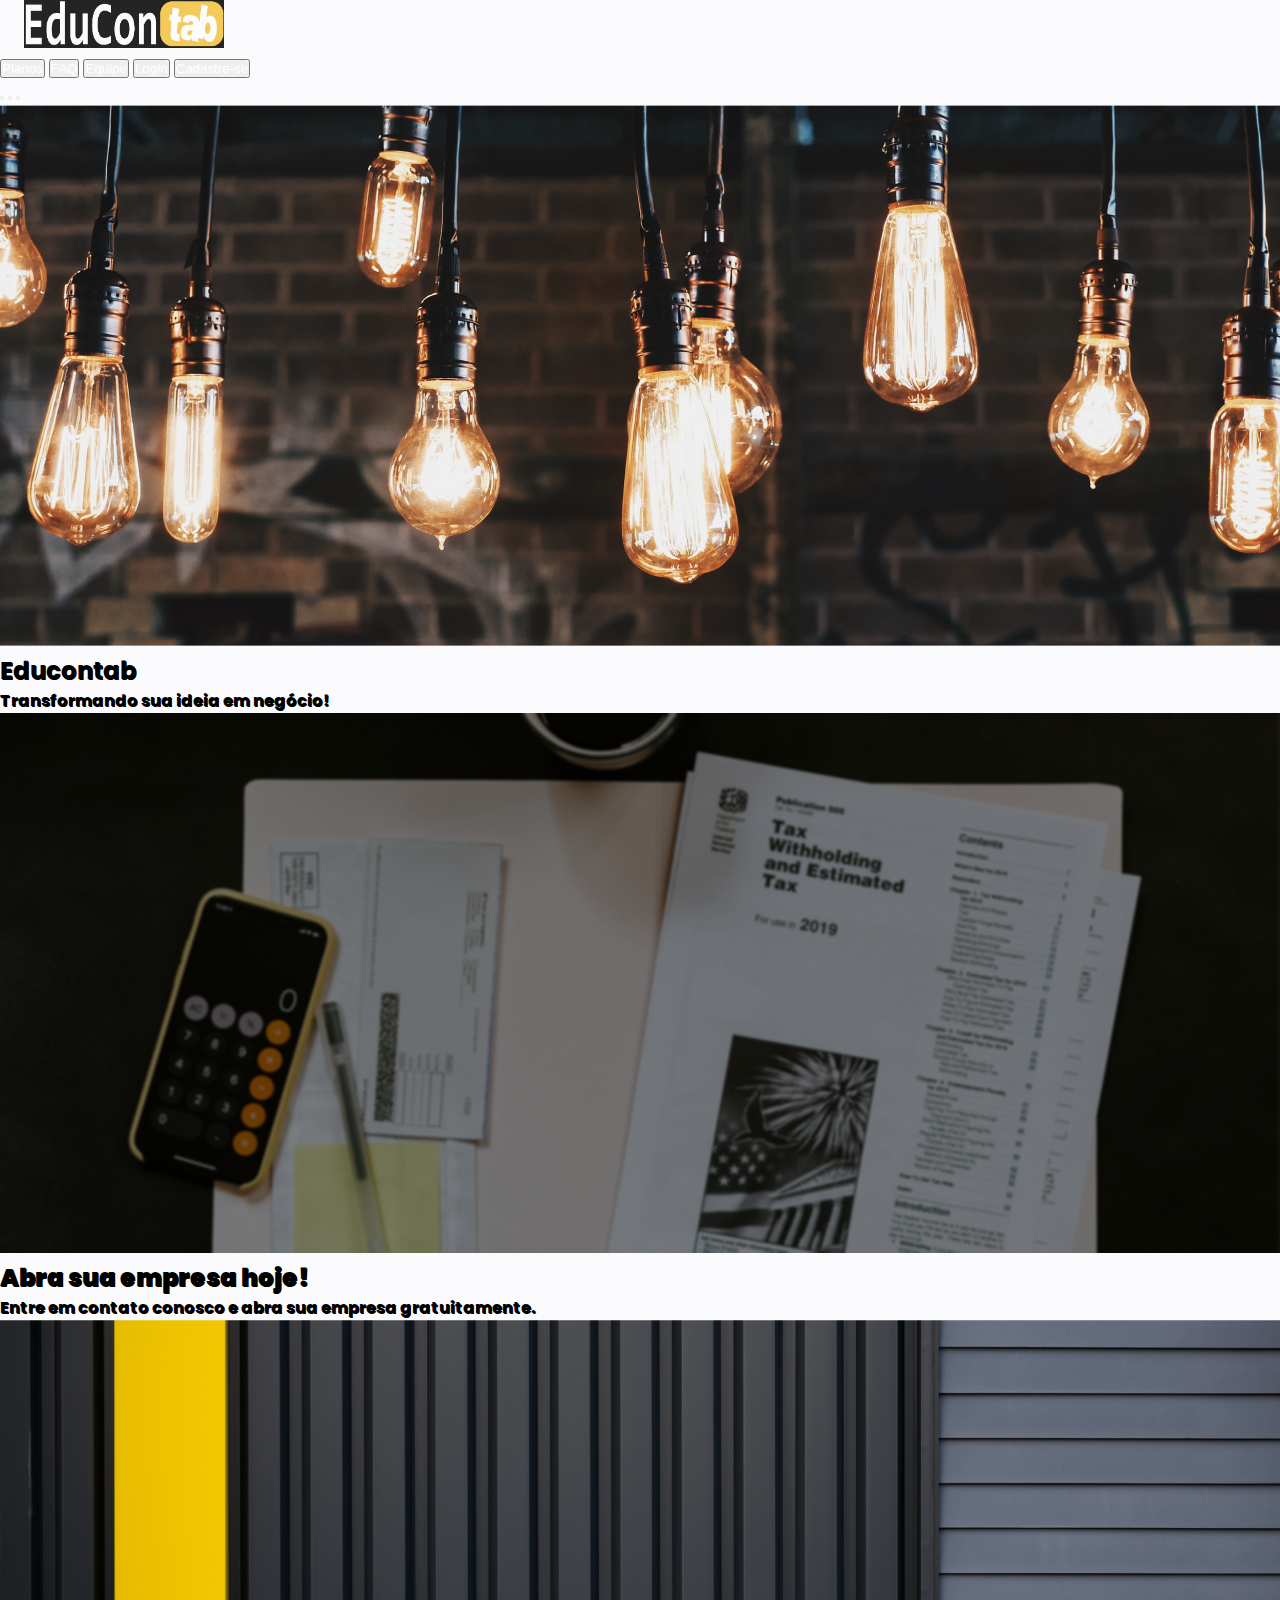
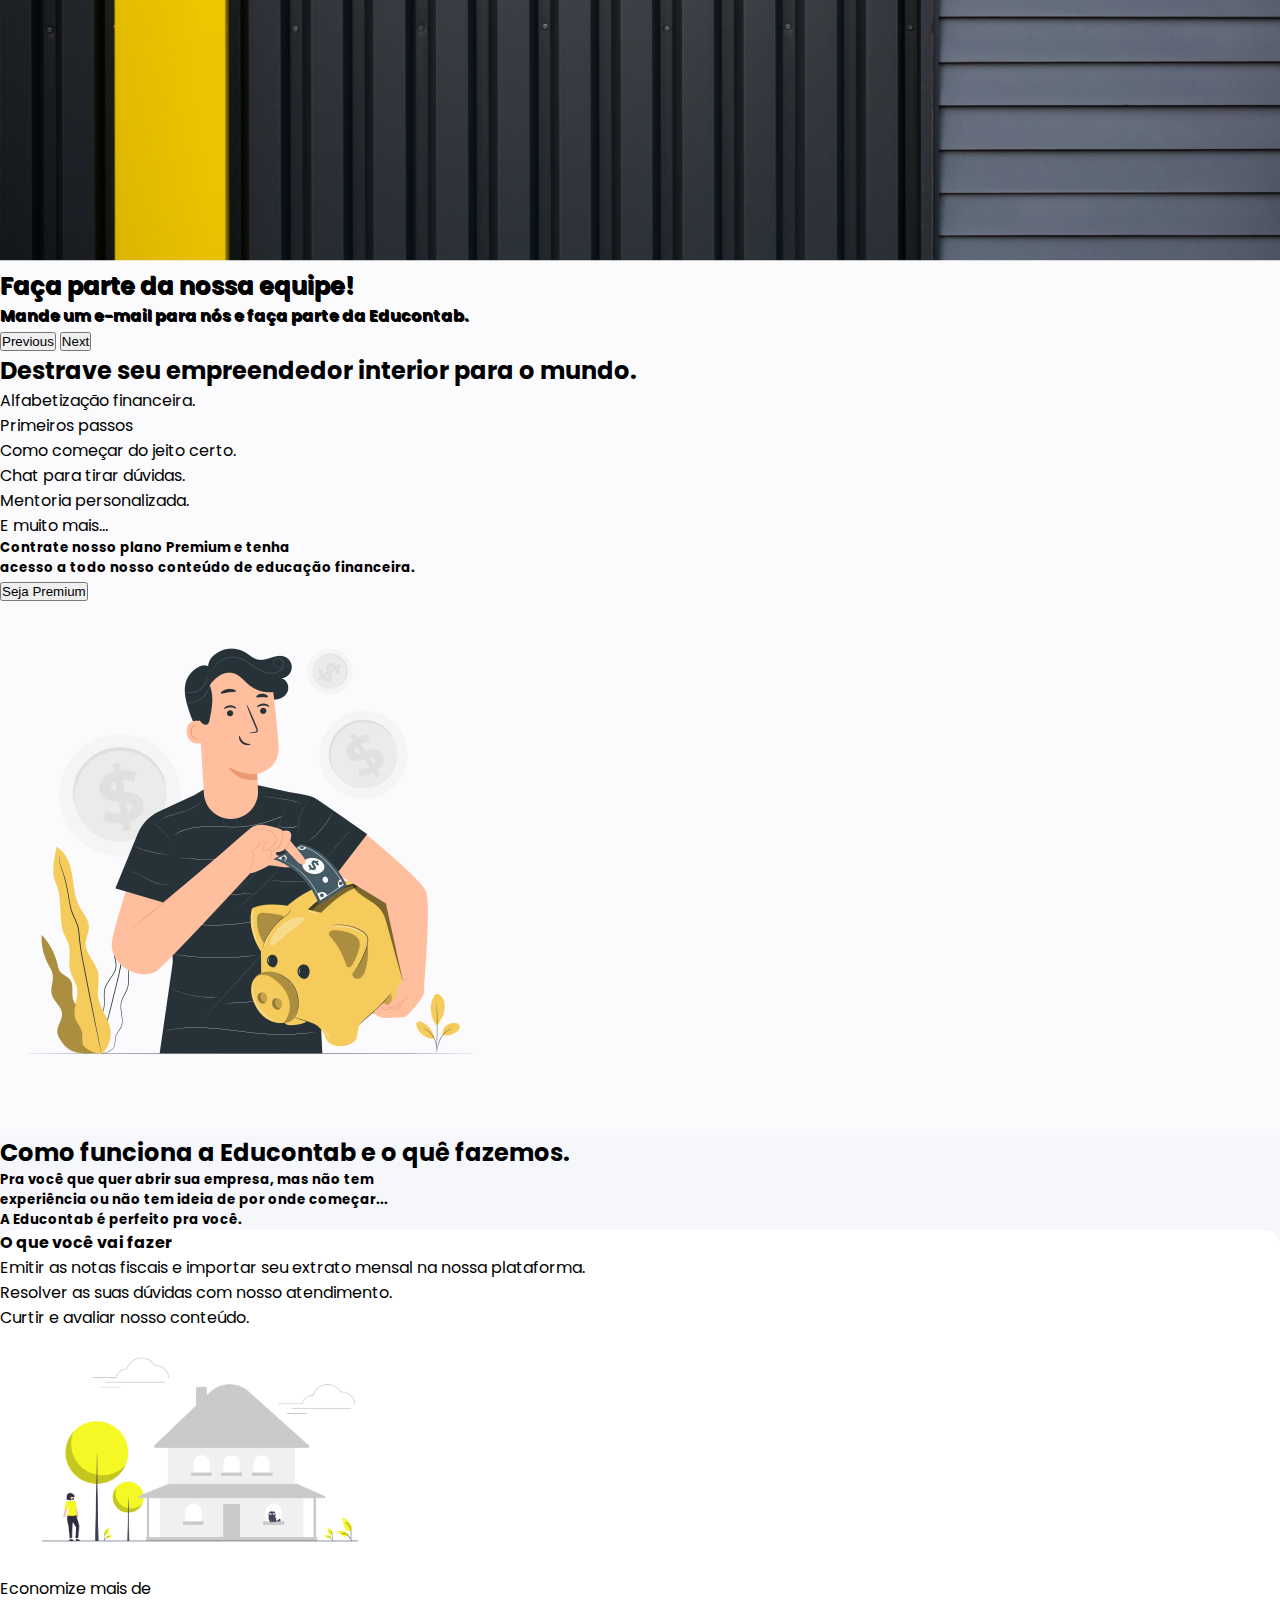
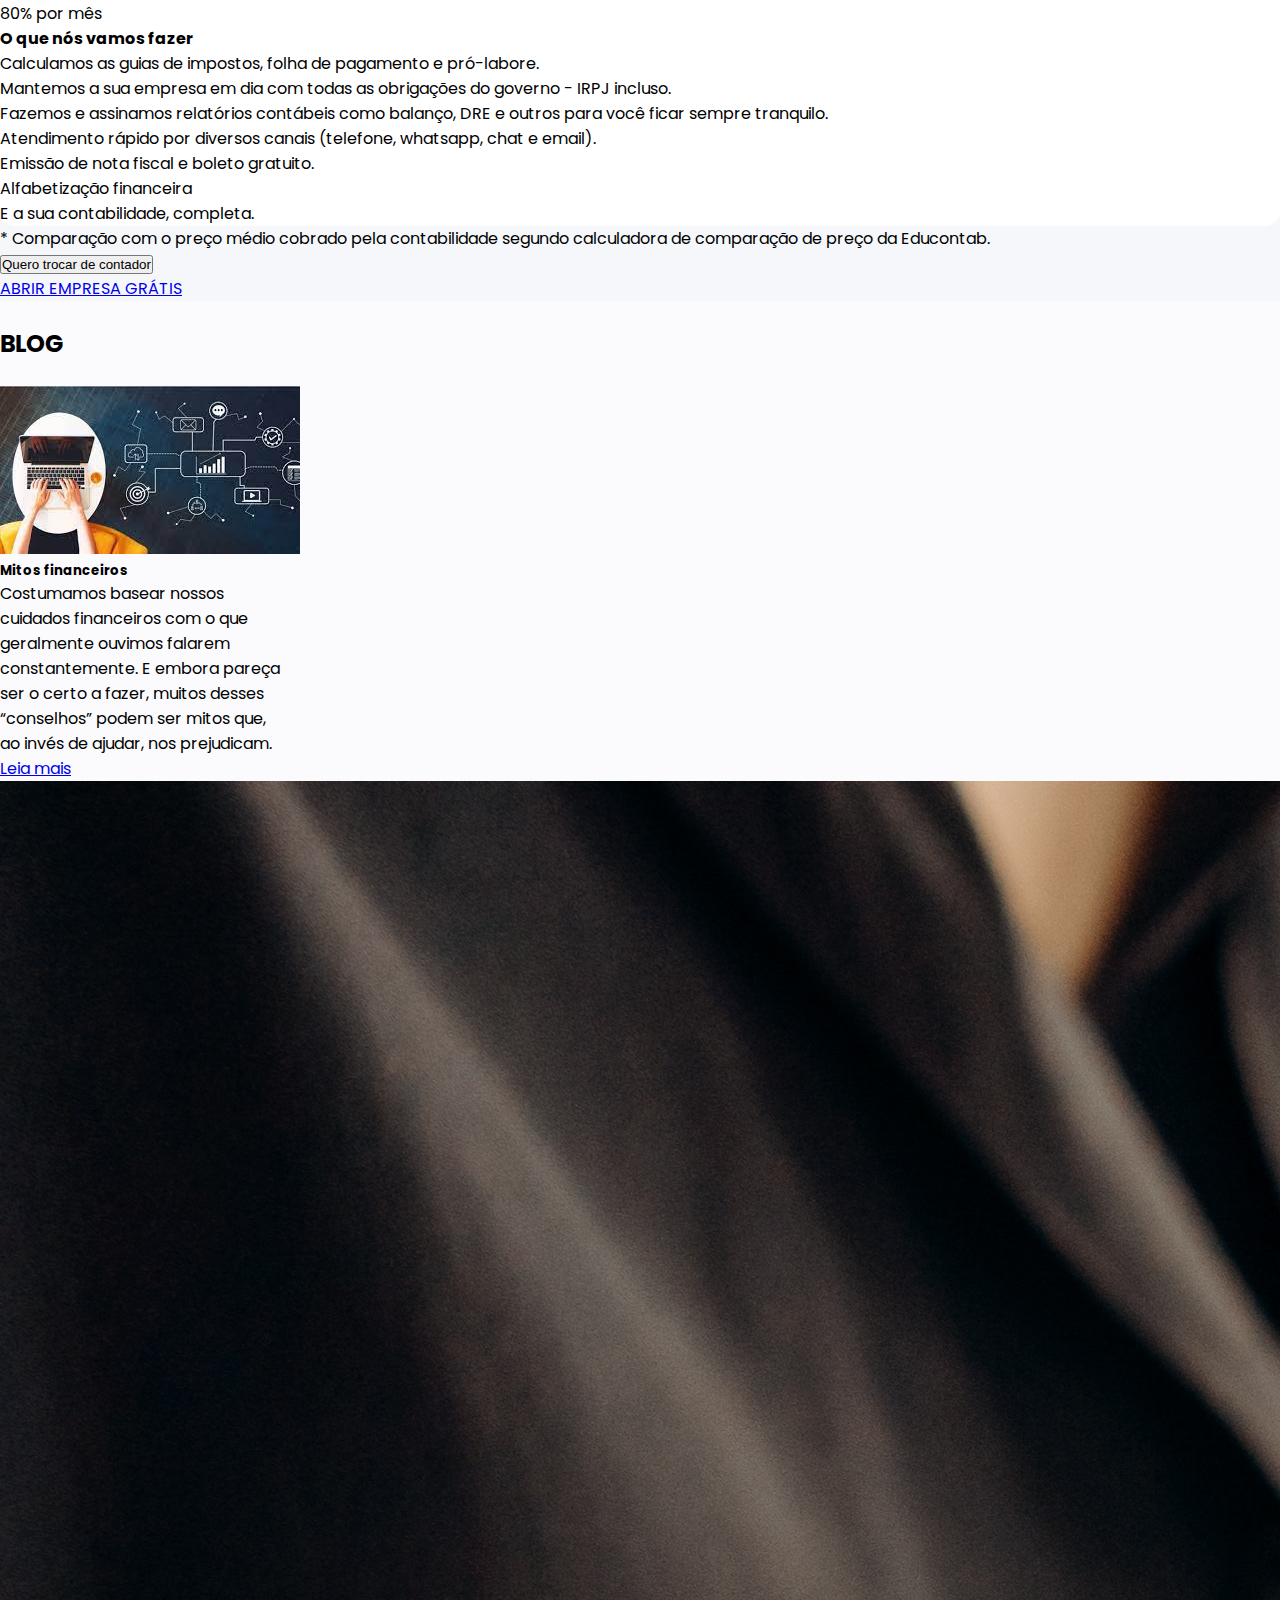
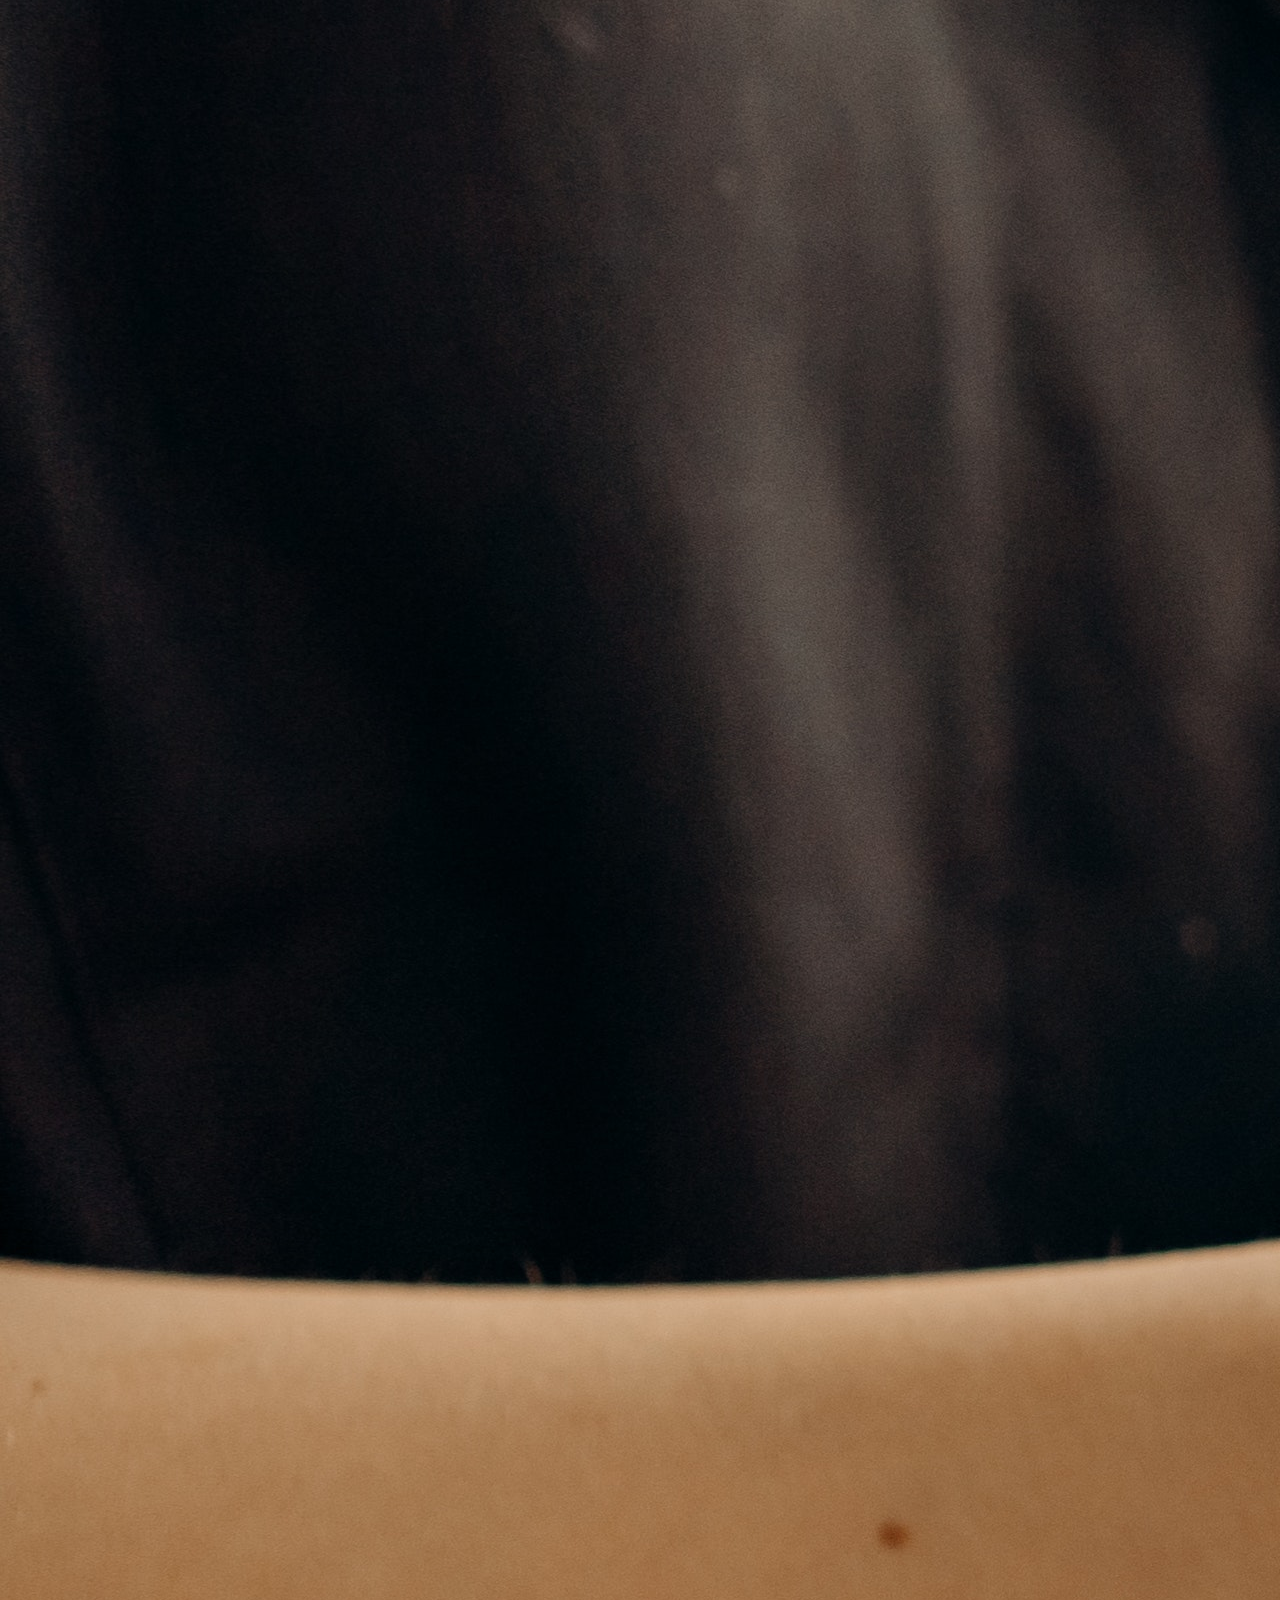
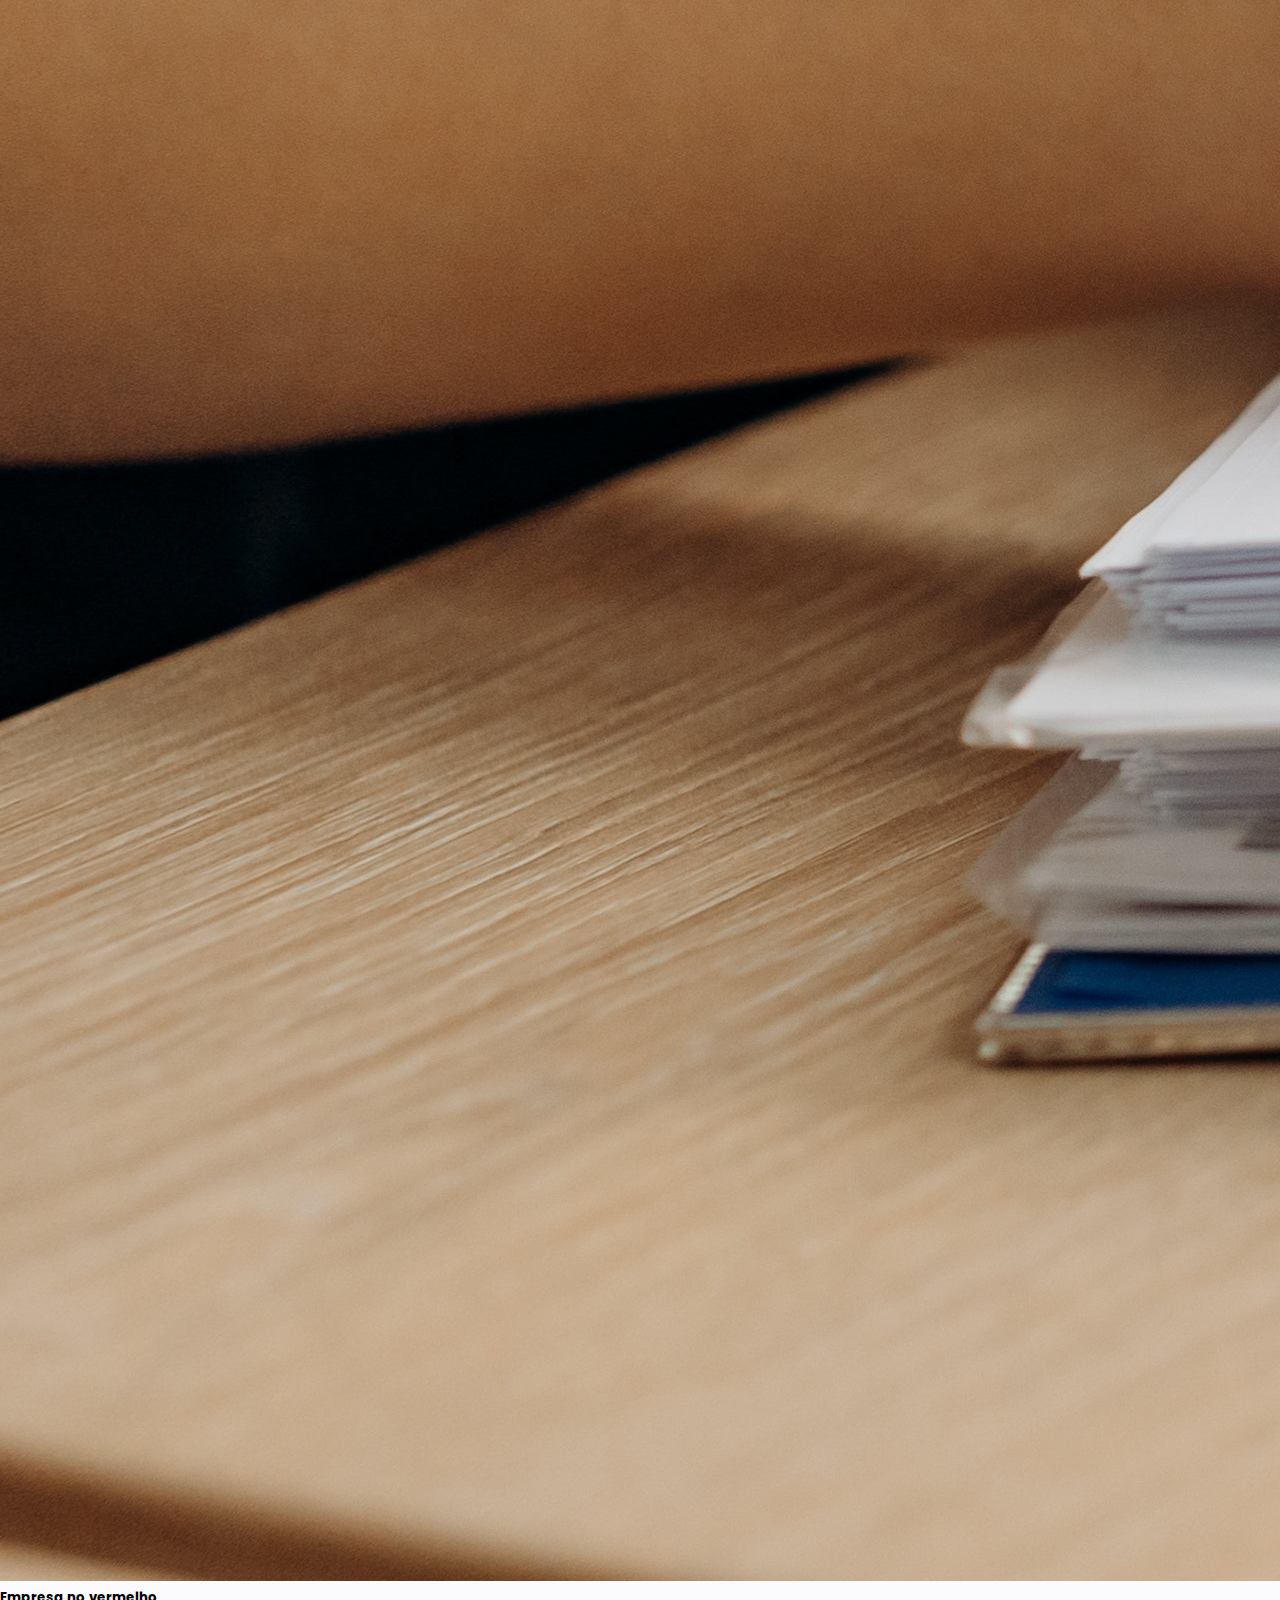
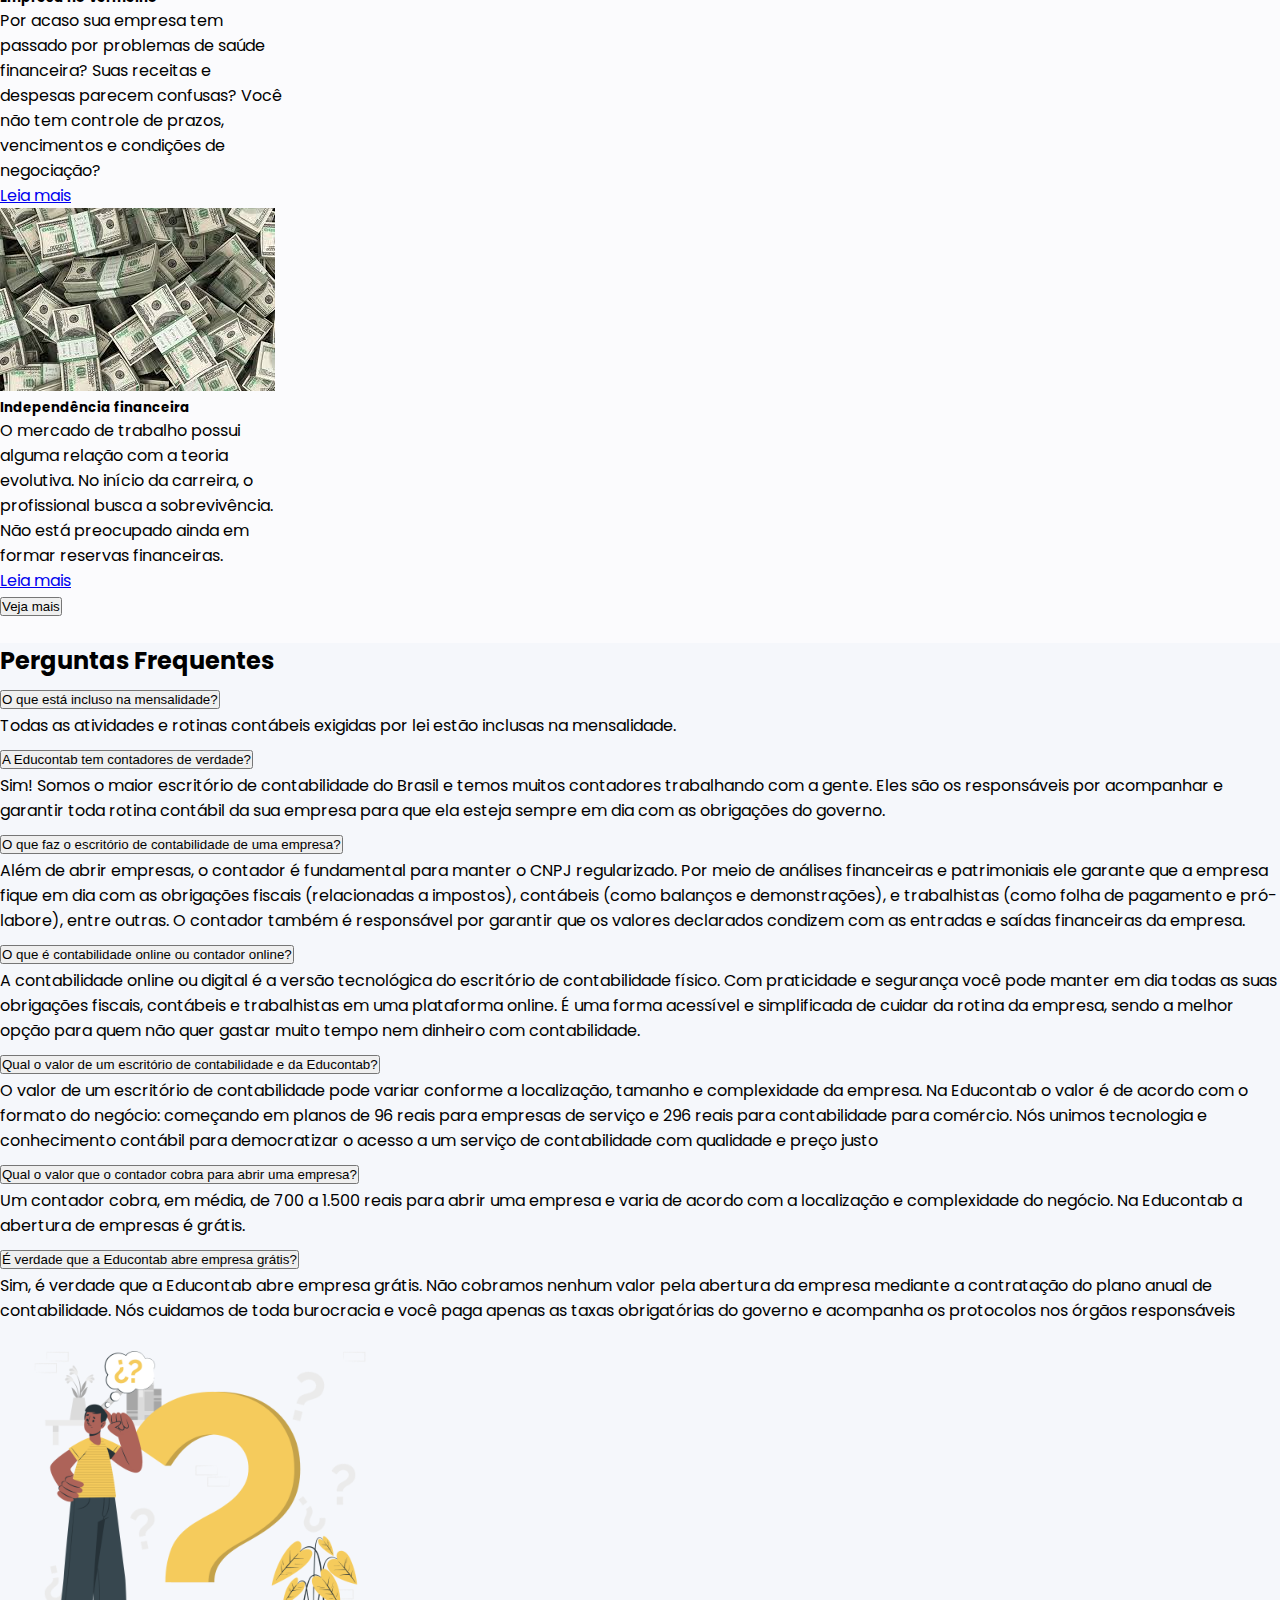
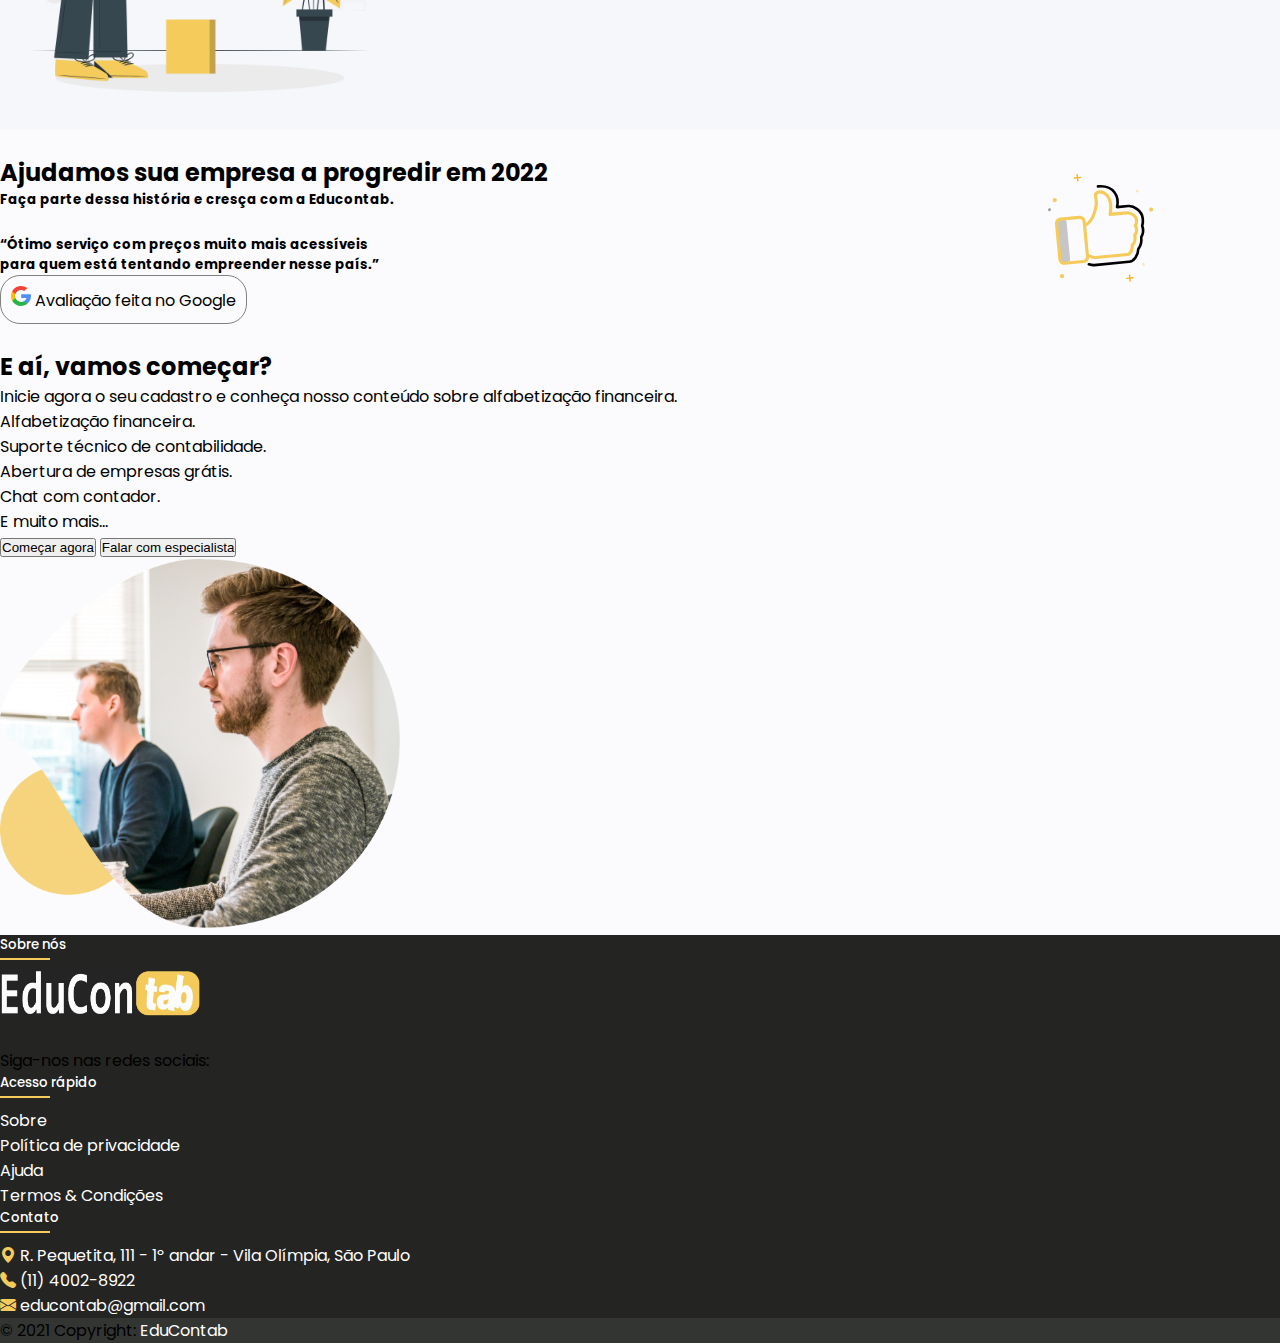
<file: index.html>
<!DOCTYPE html>
<html lang="pt-br">
<head>
    <meta charset="UTF-8">
    <meta http-equiv="X-UA-Compatible" content="IE=edge">
    <meta name="viewport" content="width=device-width, initial-scale=1.0">
    <title>Educontab | Soluções Contábeis</title>
    <!--Bootstrap, font awesome, Poppins-->
    <link href="https://cdn.jsdelivr.net/npm/bootstrap@5.1.0/dist/css/bootstrap.min.css" rel="stylesheet" integrity="sha384-KyZXEAg3QhqLMpG8r+8fhAXLRk2vvoC2f3B09zVXn8CA5QIVfZOJ3BCsw2P0p/We" crossorigin="anonymous">
    <link rel="stylesheet" href="https://pro.fontawesome.com/releases/v5.10.0/css/all.css" integrity="sha384-AYmEC3Yw5cVb3ZcuHtOA93w35dYTsvhLPVnYs9eStHfGJvOvKxVfELGroGkvsg+p" crossorigin="anonymous"/>
    <link href="https://fonts.googleapis.com/css2?family=Poppins:wght@200&display=swap" rel="stylesheet">
    	<!-- Bootstrap Icon-->
	  <link href="https://cdn.jsdelivr.net/npm/bootstrap-icons@1.5.0/font/bootstrap-icons.css" rel="stylesheet">
    <!--CSS-->
    <link rel="stylesheet" href="_css/style.css">
    <!--Fav Icon-->
    <link rel="shortcut icon" href="_img/android-icon-36x36.png" type="image/x-icon">
    <link rel="icon" href="_img/favicon-16x16.png" type="image/x-icon">
    
</head>
<body>
    <!--Header-->
    <header class="p-3 bg-dark text-white d-flex justify-content-between">
        <div class="text-start d-flex">
          <a href="index.html"><img src="_img/Educontab-nome.jpg" alt="Educontab" class="nome" /></a>
        </div>
        <div class="d-flex flex-wrap align-items-center justify-content-end justify-content-lg mt-2">
            <div class="text-end">
                <button type="button" class="btn btn-outline-light"><a href="planos.html">Planos</a></button>
                <button type="button" class="btn btn-outline-light"><a href="blog.html">FAQ</a></button>
                <button type="button" class="btn btn-outline-light"><a href="equipe.html">Equipe</a></button>
                <button type="button" class="btn btn-outline-light"><a href="login2.html">Login</a></button>
                <button type="button" class="btn btn-outline-light"><a href="cadastro.html">Cadastre-se</a></button>
            </div>
          </div>
    </header>
    <!--Fim do Header-->

    <!--Carousel-->
    <div id="carouselExampleIndicators" class="carousel slide" data-bs-ride="carousel">
      <div class="carousel-indicators">
        <button type="button" data-bs-target="#carouselExampleIndicators" data-bs-slide-to="0" class="active" aria-current="true" aria-label="Slide 1"></button>
        <button type="button" data-bs-target="#carouselExampleIndicators" data-bs-slide-to="1" aria-label="Slide 2"></button>
        <button type="button" data-bs-target="#carouselExampleIndicators" data-bs-slide-to="2" aria-label="Slide 3"></button>
      </div>
      <div class="carousel-inner">
        <div class="carousel-item active">
          <img src="_img/banner4.png" class="d-block w-100" alt="Imagem nossa Equipe">
          <div class="carousel-caption d-none d-md-block text-right">
            <h2 class="Lead text-warning">Educontab</h2>
            <h4>Transformando sua ideia em negócio!</h4>
          </div>
        </div>
        <div class="carousel-item">
          <img src="_img/banner2.png" class="d-block w-100" alt="Sei la">
          <div class="carousel-caption d-none d-md-block text-right">
            <h2 class="Lead text-warning"><strong>Abra sua empresa hoje!</strong></h2>
            <h4>Entre em contato conosco e abra sua empresa gratuitamente.</h4>
          </div>
        </div>
        <div class="carousel-item">
          <img src="_img/banner3.png" class="d-block w-100" alt="Sei la">
          <div class="carousel-caption d-none d-md-block text-right">
            <h2 class="text-warning">Faça parte da nossa equipe!</h2>
            <h4 class="text-light">Mande um e-mail para nós e faça parte da Educontab.</h4>
          </div>
        </div>
      </div>
      <button class="carousel-control-prev" type="button" data-bs-target="#carouselExampleIndicators" data-bs-slide="prev">
        <span class="carousel-control-prev-icon" aria-hidden="true"></span>
        <span class="visually-hidden">Previous</span>
      </button>
      <button class="carousel-control-next" type="button" data-bs-target="#carouselExampleIndicators" data-bs-slide="next">
        <span class="carousel-control-next-icon" aria-hidden="true"></span>
        <span class="visually-hidden">Next</span>
      </button>
    </div>

    <!--Introdução-->
    <section class="container mt-3">
      <div class="row align-items-center">
        <div class="col-md-7">
          <h2 class="mb-3">Destrave seu empreendedor interior para o mundo.</h2>
          <ul>
            <li><span class="text-warning"><i class="fas fa-check-circle"></i></span> Alfabetização financeira.</li>
            <li><span class="text-warning"><i class="fas fa-check-circle"></i></span> Primeiros passos</li>
            <li><span class="text-warning"><i class="fas fa-check-circle"></i></span> Como começar do jeito certo.</li>
            <li><span class="text-warning"><i class="fas fa-check-circle"></i></span> Chat para tirar dúvidas.</li>
            <li><span class="text-warning"><i class="fas fa-check-circle"></i></span> Mentoria personalizada.</li>
            <li><span class="text-warning"><i class="fas fa-check-circle"></i></span> E muito mais...</li>
           </ul>
          <h5 class="text-muted mb-3">Contrate nosso plano Premium e tenha <br />acesso a todo nosso conteúdo de educação financeira.</h5>
          <button type="button" class="btn btn-warning mt-4"><span class="text-light">Seja Premium</span></button>
        </div>
        <div class="col-md-5">
          <img src="_img/Savings-pana.png" alt="Aprenda conosco em casa." style="height: 500px;">
        </div>
      </div>
    </section>
    <p>&nbsp;</p>

    <!--Educontab-->
    <section class="cinza pt-4 pb-4 mb-4">
      <div class="container">
        <h2 class="text-center">Como funciona a <span class="text-warning">Educontab</span> e o quê fazemos.</h2>
        <h5 class="text-muted text-center">Pra você que quer abrir sua empresa, mas não tem <br /> experiência ou não tem ideia de por onde começar...<br /> 
        A <span class="text-warning">Educontab</span> é perfeito pra você.</h5>
        <div class="branco">
          <div class="row p-4">
            <div class="col-6">
              <h4 class="text-center">O que você vai fazer</h4>
              <ul>
                <li class="mb-2"><span class="text-warning"><i class="fas fa-check"></i></span> Emitir as notas fiscais e importar seu extrato mensal na nossa plataforma.</li>
                <li class="mb-2"><span class="text-warning"><i class="fas fa-check"></i></span> Resolver as suas dúvidas com nosso atendimento.</li>
                <li class="mb-2"><span class="text-warning"><i class="fas fa-check"></i></span> Curtir e avaliar nosso conteúdo.</li>
              </ul>
              <img src="_img/casa.png" alt="Tenha seu planejamento do conforto de sua casa" style="width: 400px;"/>
              <p class="text-center mt-2">Economize mais de <br/><span class="text-warning">80%</span> por mês</p>
            </div>
            <div class="col-6">
              <h4 class="text-center">O que nós vamos fazer</h4>
                <li class="mb-4"><span class="text-warning"><i class="fas fa-check"></i></span> Calculamos as guias de impostos, folha de pagamento e pró-labore.</li>
                <li class="mb-4"><span class="text-warning"><i class="fas fa-check"></i></span> Mantemos a sua empresa em dia com todas as obrigações do governo - IRPJ incluso.</li>
                <li class="mb-4"><span class="text-warning"><i class="fas fa-check"></i></span> Fazemos e assinamos relatórios contábeis como balanço, DRE e outros para você ficar sempre tranquilo.</li>
                <li class="mb-4"><span class="text-warning"><i class="fas fa-check"></i></span> Atendimento rápido por diversos canais (telefone, whatsapp, chat e email).</li>
                <li class="mb-4"><span class="text-warning"><i class="fas fa-check"></i></span> Emissão de nota fiscal e boleto gratuito.</li>
                <li class="mb-4"><span class="text-warning"><i class="fas fa-check"></i></span> Alfabetização financeira</li>
                <li class=""><span class="text-warning"><i class="fas fa-check"></i></span> E a sua contabilidade, completa.</li>
            </div>
          </div>
        </div>
        <p class="text-muted text-center mt-3 mb-4">* Comparação com o preço médio cobrado pela contabilidade segundo calculadora de comparação de preço da Educontab.</p>
        <div class="text-center">
          <button type="button" class="btn btn-warning mb-3"><span class="text-light">Quero trocar de contador</span></button><br />
          <a href="#" class="text-center"><i class="fas fa-arrow-right"></i> ABRIR EMPRESA GRÁTIS</a>
        </div>
        
      </div>
    </section>
    <p>&nbsp;</p>
    <!--Educontab-->


    <!--BLOG-->
    <section class="container m-5">
      <h2 class="text-center mb-4 p-2">BLOG</h2>
      <p>&nbsp;</p>
      <div class="d-flex justify-content-between">
        <div class="card" style="width: 18rem;">
          <img src="_img/blog-card1.jpg" class="card-img-top " alt="Primeiro Card">
          <div class="card-body">
            <h5 class="card-title">Mitos financeiros</h5>
            <p class="card-text">Costumamos basear nossos cuidados financeiros com o que geralmente ouvimos falarem constantemente. E embora pareça ser o certo a fazer, muitos desses “conselhos” podem ser mitos que, ao invés de ajudar, nos prejudicam.</p>
            <a href="#" class="btn btn-outline-warning">Leia mais</a>
          </div>
        </div>
        <div class="card" style="width: 18rem;">
          <img src="_img/blog-card2.jpg" class="card-img-top" alt="...">
          <div class="card-body">
            <h5 class="card-title">Empresa no vermelho</h5>
            <p class="card-text">Por acaso sua empresa tem passado por problemas de saúde financeira? Suas receitas e despesas parecem confusas? Você não tem controle de prazos, vencimentos e condições de negociação?</p>
            <a href="#" class="btn btn-outline-warning">Leia mais</a>
          </div>
        </div>
        <div class="card" style="width: 18rem;">
          <img src="_img/blog-card3.jpg" class="card-img-top" alt="...">
          <div class="card-body">
            <h5 class="card-title">Independência financeira</h5>
            <p class="card-text">O mercado de trabalho possui alguma relação com a teoria evolutiva. No início da carreira, o profissional busca a sobrevivência. Não está preocupado ainda em formar reservas financeiras.</p>
            <a href="#" class="btn btn-outline-warning">Leia mais</a>
          </div>
        </div>
      </div>
      <div class="text-center p-4 mt-4">
        <button type="button" class="btn btn-outline-dark m-2">Veja mais</button>
      </div>
    </section>
    <p>&nbsp;</p>
    <!--Fim do Blog-->

    <!--FAQ-->
    <section class="cinza pt-4 pb-4">
      <div class="container">
          <h2 class="text-center mb-5">Perguntas Frequentes</h2>
          <div class="row">
            <div class="col-7">
              <div class="accordion accordion-flush" id="accordionFlushExample">
                <!--Primeiro item-->
                <div class="accordion-item">
                  <h2 class="accordion-header" id="flush-headingOne">
                    <button class="accordion-button collapsed" type="button" data-bs-toggle="collapse" data-bs-target="#flush-collapseOne" aria-expanded="false" aria-controls="flush-collapseOne">
                      O que está incluso na mensalidade?
                    </button>
                  </h2>
                  <div id="flush-collapseOne" class="accordion-collapse collapse" aria-labelledby="flush-headingOne" data-bs-parent="#accordionFlushExample">
                    <div class="accordion-body">Todas as atividades e rotinas contábeis exigidas por lei estão inclusas na mensalidade.</div>
                  </div>
                </div>
                <!--Segundo item-->
                <div class="accordion-item">
                  <h2 class="accordion-header" id="flush-headingTwo">
                    <button class="accordion-button collapsed" type="button" data-bs-toggle="collapse" data-bs-target="#flush-collapseTwo" aria-expanded="false" aria-controls="flush-collapseTwo">
                      A Educontab tem contadores de verdade?
                    </button>
                  </h2>
                  <div id="flush-collapseTwo" class="accordion-collapse collapse" aria-labelledby="flush-headingTwo" data-bs-parent="#accordionFlushExample">
                    <div class="accordion-body">Sim! Somos o maior escritório de contabilidade do Brasil e temos muitos contadores trabalhando com a gente. Eles são os responsáveis por acompanhar e garantir toda rotina contábil da sua empresa para que ela esteja sempre em dia com as obrigações do governo.</div>
                  </div>
                </div>
                <!--Terceiro item-->
                <div class="accordion-item">
                  <h2 class="accordion-header" id="flush-headingThree">
                    <button class="accordion-button collapsed" type="button" data-bs-toggle="collapse" data-bs-target="#flush-collapseThree" aria-expanded="false" aria-controls="flush-collapseThree">
                      O que faz o escritório de contabilidade de uma empresa?
                    </button>
                  </h2>
                  <div id="flush-collapseThree" class="accordion-collapse collapse" aria-labelledby="flush-headingThree" data-bs-parent="#accordionFlushExample">
                    <div class="accordion-body">Além de abrir empresas, o contador é fundamental para manter o CNPJ regularizado. Por meio de análises financeiras e patrimoniais ele garante que a empresa fique em dia com as obrigações fiscais (relacionadas a impostos), contábeis (como balanços e demonstrações), e trabalhistas (como folha de pagamento e pró-labore), entre outras. O contador também é responsável por garantir que os valores declarados condizem com as entradas e saídas financeiras da empresa.</div>
                  </div>
                </div>
                <!--Quarto Item-->
                <div class="accordion-item">
                  <h2 class="accordion-header" id="flush-headingFour">
                    <button class="accordion-button collapsed" type="button" data-bs-toggle="collapse" data-bs-target="#flush-collapseFour" aria-expanded="false" aria-controls="flush-collapseFour">
                      O que é contabilidade online ou contador online?
                    </button>
                  </h2>
                  <div id="flush-collapseFour" class="accordion-collapse collapse" aria-labelledby="flush-headingFour" data-bs-parent="#accordionFlushExample">
                    <div class="accordion-body">A contabilidade online ou digital é a versão tecnológica do escritório de contabilidade físico. Com praticidade e segurança você pode manter em dia todas as suas obrigações fiscais, contábeis e trabalhistas em uma plataforma online. É uma forma acessível e simplificada de cuidar da rotina da empresa, sendo a melhor opção para quem não quer gastar muito tempo nem dinheiro com contabilidade.</div>
                  </div>
                </div>
                <!--QUinto Item-->
                <div class="accordion-item">
                  <h2 class="accordion-header" id="flush-headingFive">
                    <button class="accordion-button collapsed" type="button" data-bs-toggle="collapse" data-bs-target="#flush-collapseFive" aria-expanded="false" aria-controls="flush-collapseFive">
                      Qual o valor de um escritório de contabilidade e da Educontab?
                    </button>
                  </h2>
                  <div id="flush-collapseFive" class="accordion-collapse collapse" aria-labelledby="flush-headingFive" data-bs-parent="#accordionFlushExample">
                    <div class="accordion-body">O valor de um escritório de contabilidade pode variar conforme a localização, tamanho e complexidade da empresa. Na Educontab o valor é de acordo com o formato do negócio: começando em planos de 96 reais para empresas de serviço e 296 reais para contabilidade para comércio. Nós unimos tecnologia e conhecimento contábil para democratizar o acesso a um serviço de contabilidade com qualidade e preço justo</div>
                  </div>
                </div>
                <!--Sexto item-->
                <div class="accordion-item">
                  <h2 class="accordion-header" id="flush-headingSix">
                    <button class="accordion-button collapsed" type="button" data-bs-toggle="collapse" data-bs-target="#flush-collapseSix" aria-expanded="false" aria-controls="flush-collapseSix">
                      Qual o valor que o contador cobra para abrir uma empresa?
                    </button>
                  </h2>
                  <div id="flush-collapseSix" class="accordion-collapse collapse" aria-labelledby="flush-headingSix" data-bs-parent="#accordionFlushExample">
                    <div class="accordion-body">Um contador cobra, em média, de 700 a 1.500 reais para abrir uma empresa e varia de acordo com a localização e complexidade do negócio. Na Educontab a abertura de empresas é grátis.</div>
                  </div>
                </div>
                <!--Sétimo item-->
                <div class="accordion-item">
                  <h2 class="accordion-header" id="flush-headingSeven">
                    <button class="accordion-button collapsed" type="button" data-bs-toggle="collapse" data-bs-target="#flush-collapseSeven" aria-expanded="false" aria-controls="flush-collapseThree">
                      É verdade que a Educontab abre empresa grátis?
                    </button>
                  </h2>
                  <div id="flush-collapseSeven" class="accordion-collapse collapse" aria-labelledby="flush-headingSeven" data-bs-parent="#accordionFlushExample">
                    <div class="accordion-body">Sim, é verdade que a Educontab abre empresa grátis. Não cobramos nenhum valor pela abertura da empresa mediante a contratação do plano anual de contabilidade. Nós cuidamos de toda burocracia e você paga apenas as taxas obrigatórias do governo e acompanha os protocolos nos órgãos responsáveis</div>
                  </div>
                </div>
              </div>
            </div>
            <div class="col-5">
              <img src="_img/Questions-cuate.png" alt="FAQ" class="questions" />
            </div>
          </div>
        </div>
    </section>
    <p>&nbsp;</p>
    <!--Fim FAQ-->

    <!--Avaliação-->
    <section class="container mt-4 mb-5">
      <h2 class="text-center m-3">Ajudamos sua empresa a progredir em 2022</h2>
      <h5 class="text-center text-muted mb-5">Faça parte dessa história e cresça com a Educontab.</h5>
      <ul class="d-flex justify-content-center">
        <li><span class="text-warning h3"><i class="fas fa-star"></i></span></li>
        <li><span class="text-warning h3"><i class="fas fa-star"></i></span></li>
        <li><span class="text-warning h3"><i class="fas fa-star"></i></span></li>
        <li><span class="text-warning h3"><i class="fas fa-star"></i></span></li>
        <li><span class="text-warning h3"><i class="fas fa-star"></i></span></li>
      </ul>
      <p>&nbsp;</p>
      <h5 class="text-center lead">“Ótimo serviço com preços muito mais acessíveis<br /> para quem está tentando empreender nesse país.”</h5>
      <div class="justify-content-center d-flex relativa">
        <div class="text-center mt-3 google">
          <img src="_img/logo_google.svg" alt="logo google">
          <span>Avaliação feita no Google</span> 
        </div>
        <img src="_img/joinha.svg" alt="joinha" class="joinha"/>
      </div>
    </section>
    <p>&nbsp;</p>
    <!--Fim Avaliação-->

    <!--Contato-->
    <div class="container mt-5 mb-5">
      <div class="row">
        <div class="col-md-7">
          <h2 class="mb-2">E aí, vamos começar?</h2>
          <p class="text-muted">Inicie agora o seu cadastro e conheça nosso conteúdo sobre alfabetização financeira.</p>
          <ul>
            <li><span class="text-success"><i class="fas fa-check-circle"></i></span> Alfabetização financeira.</li>
            <li><span class="text-success"><i class="fas fa-check-circle"></i></span> Suporte técnico de contabilidade.</li>
            <li><span class="text-success"><i class="fas fa-check-circle"></i></span> Abertura de empresas grátis.</li>
            <li><span class="text-success"><i class="fas fa-check-circle"></i></span> Chat com contador.</li>
            <li><span class="text-success"><i class="fas fa-check-circle"></i></span> E muito mais...</li>
           </ul>
           <button type="button" class="btn btn-warning"><span class="text-light">Começar agora</span></button>
          <button type="button" class="btn btn-outline-dark m-2">Falar com especialista</button>
        </div>
        <div class="col-md-5">
          <img src="_img/Group 2.png" alt="Poupe mais dinheiro!" style="width: 400px;"/>
        </div>
      </div>
    </div>
    <!--Fim Contato-->

    <!-- Footer -->
    <footer class=" text-white text-left" style="background-color: #242423;">
              
      <!-- Grid container -->
      <div class="container p-5">
      <!--Grid row-->
      <div class="row">
          <!--Grid column-->
          <div class="col-lg-6 col-md-12 mb-4 mb-md-0">
          <h5 class="text-uppercase">Sobre nós</h5>
          <img src="_img/Educontab-nome.jpg" alt="Educontab" class="nome_footer" />
          <p>Siga-nos nas redes sociais:</p>
          <div class="d-flex">
            <span class="h4 m-2 social"><i class="fab fa-facebook"></i></span>
            <span class="h4 m-2 social"><i class="fab fa-instagram"></i></span>
            <span class="h4 m-2 social"><i class="fab fa-twitter"></i></span>
            <span class="h4 m-2 social"><i class="fab fa-linkedin"></i></span>
            <span class="h4 m-2 social"><i class="fab fa-github"></i></span>
          </div>
          </div>

          <!--Grid column-->
          <div class="col-lg-3 col-md-6 mb-4 mb-md-0">
          <h5 class="text-uppercase">Acesso rápido</h5>

          <ul class="list-unstyled mb-0">
              <li>
              <a href="#!" class="text-white">Sobre</a>
              </li>
              <li>
              <a href="#!" class="text-white">Política de privacidade</a>
              </li>
              <li>
              <a href="#!" class="text-white">Ajuda</a>
              </li>
              <li>
              <a href="#!" class="text-white">Termos & Condições</a>
              </li>
          </ul>
          </div>
          <!--Grid column-->

          <!--Grid column-->
          <div class="col-lg-3 col-md-6 mb-4 mb-md-0">
          <h5 class="text-uppercase mb-0">Contato</h5>

          <ul class="list-unstyled py-2">
              <li class="my-1">
              <i class="bi bi-geo-alt-fill "></i> <a href="#!" class="text-white">R. Pequetita, 111 - 1º andar - Vila Olímpia, São Paulo</a>
              </li>
              <li class="my-1">
              <i class="bi bi-telephone-fill "></i> <a href="#!" class="text-white">(11) 4002-8922</a>
              </li>
              <li class="my-1">
              <i class="bi bi-envelope-fill "></i> <a href="#!" class="text-white">educontab@gmail.com</a>
              </li>
          </ul>
          </div>
          <!--Grid column-->
      </div>
      <!--Grid row-->
      </div>
      <!-- Grid container -->
      <!-- Copyright -->
      <div class="text-center p-2 copy">
      © 2021 Copyright:
      <a class="text-white" href="https://mdbootstrap.com/">EduContab</a>
      </div> 

    </footer>
    <!--Footer-->

    
    
    <!--JS Boostrap-->
    <script src="https://cdn.jsdelivr.net/npm/bootstrap@5.1.3/dist/js/bootstrap.bundle.min.js" integrity="sha384-ka7Sk0Gln4gmtz2MlQnikT1wXgYsOg+OMhuP+IlRH9sENBO0LRn5q+8nbTov4+1p" crossorigin="anonymous"></script>
    <!--Js Chat-->
    <script id="ze-snippet" src="https://static.zdassets.com/ekr/snippet.js?key=a4be1ca9-6536-4ed2-8b86-16c4355d29f1"> </script>
 </body>
</html>
</file>
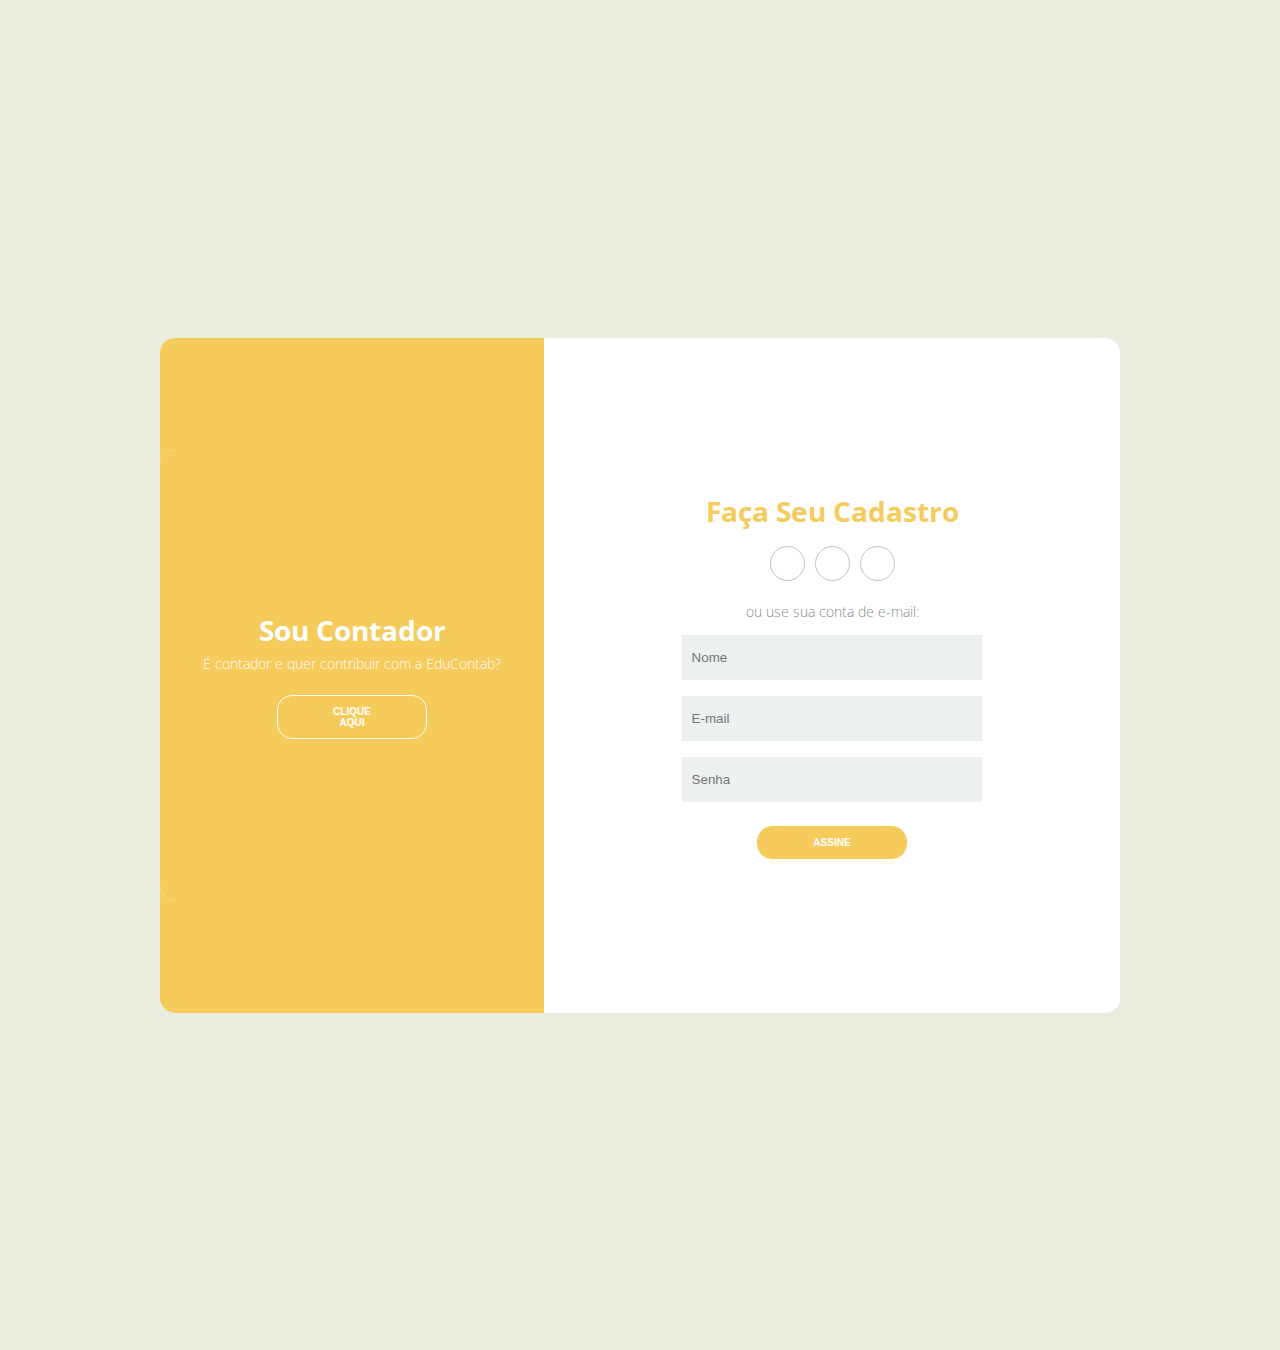
<file: cadastro.html>
<!DOCTYPE html>
<html lang="pt-br">

<head>
    <meta charset="UTF-8">
    <meta name="viewport" content="width=device-width, initial-scale=1.0">
    <meta http-equiv="X-UA-Compatible" content="ie=edge">
    <title>EduContab | Cadastro</title>
    <link rel="stylesheet" href="_css/style-cadastro.css">
    <link rel="stylesheet" href="https://use.fontawesome.com/releases/v5.8.2/css/all.css"
        integrity="sha384-oS3vJWv+0UjzBfQzYUhtDYW+Pj2yciDJxpsK1OYPAYjqT085Qq/1cq5FLXAZQ7Ay" crossorigin="anonymous">
    <link rel="shortcut icon" href="_img/android-icon-36x36.png" type="image/x-icon">
    <link rel="icon" href="_img/favicon-16x16.png" type="image/x-icon">
</head>

<body>
    <div class="container">
        <div class="content first-content">
            <div class="first-column">
                <h2 class="title title-primary">Sou contador</h2>
                <p class="description description-primary">É contador e quer contribuir com a EduContab?</p>
               
                <button id="signin" class="btn btn-primary">Clique Aqui</button>
            </div>
            <div class="second-column">
                <h2 class="title title-second">Faça seu cadastro</h2>
                <div class="social-media">
                    <ul class="list-social-media">
                        <a class="link-social-media" href="#">
                            <li class="item-social-media">
                                <i class="fab fa-facebook-f"></i>
                            </li>
                        </a>
                        <a class="link-social-media" href="#">
                            <li class="item-social-media">
                                <i class="fab fa-google-plus-g"></i>
                            </li>
                        </a>
                        <a class="link-social-media" href="#">
                            <li class="item-social-media">
                                <i class="fab fa-linkedin-in"></i>
                            </li>
                        </a>
                    </ul>
                </div><!-- social media -->
                <p class="description description-second">ou use sua conta de e-mail:</p>
                <form class="form">
                    <label class="label-input" for="">
                        <i class="far fa-user icon-modify"></i>
                        <input type="text" placeholder="Nome">
                    </label>

                    <label class="label-input" for="">
                        <i class="far fa-envelope icon-modify"></i>
                        <input type="email" placeholder="E-mail">
                    </label>

                    <label class="label-input" for="">
                        <i class="fas fa-lock icon-modify"></i>
                        <input type="password" placeholder="Senha">
                    </label>


                    <button class="btn btn-second"><a href="index.html">assine</a></button>
                </form>
            </div><!-- second column -->
        </div><!-- first content -->
        <div class="content second-content">
            <div class="first-column">
                <h2 class="title title-primary">Preciso de ajuda contábil</h2>
                <p class="description description-primary">Precisa de uma mãozinha com os seus negócios?</p>
                
                <button id="signup" class="btn btn-primary">Clique Aqui</button>
            </div>
            <div class="second-column">
                <h2 class="title title-second">Faça seu cadastro</h2>
                <div class="social-media">
                    <ul class="list-social-media">
                        <a class="link-social-media" href="#">
                            <li class="item-social-media">
                                <i class="fab fa-facebook-f"></i>
                            </li>
                        </a>
                        <a class="link-social-media" href="#">
                            <li class="item-social-media">
                                <i class="fab fa-google-plus-g"></i>
                            </li>
                        </a>
                        <a class="link-social-media" href="#">
                            <li class="item-social-media">
                                <i class="fab fa-linkedin-in"></i>
                            </li>
                        </a>
                    </ul>
                </div><!-- social media -->
                <p class="description description-second">ou use sua conta de e-mail:</p>
                <form class="form">

                    <label class="label-input" for="">
                        <i class="far fa-user icon-modify"></i>
                        <input type="text" placeholder="Nome">
                    </label>

                    <label class="label-input" for="">
                        <i class="far fa-envelope icon-modify"></i>
                        <input type="email" placeholder="E-mail">
                    </label>

                    <label class="label-input" for="">
                        <i class="fas fa-lock icon-modify"></i>
                        <input type="password" placeholder="Senha">
                    </label>

                    
                    <button class="btn btn-second"><a href="index.html">assine</a></button>
                </form>
            </div><!-- second column -->
        </div><!-- second-content -->
    </div>
    <script src="_js/app.js"></script>
</body>

</html>
</file>
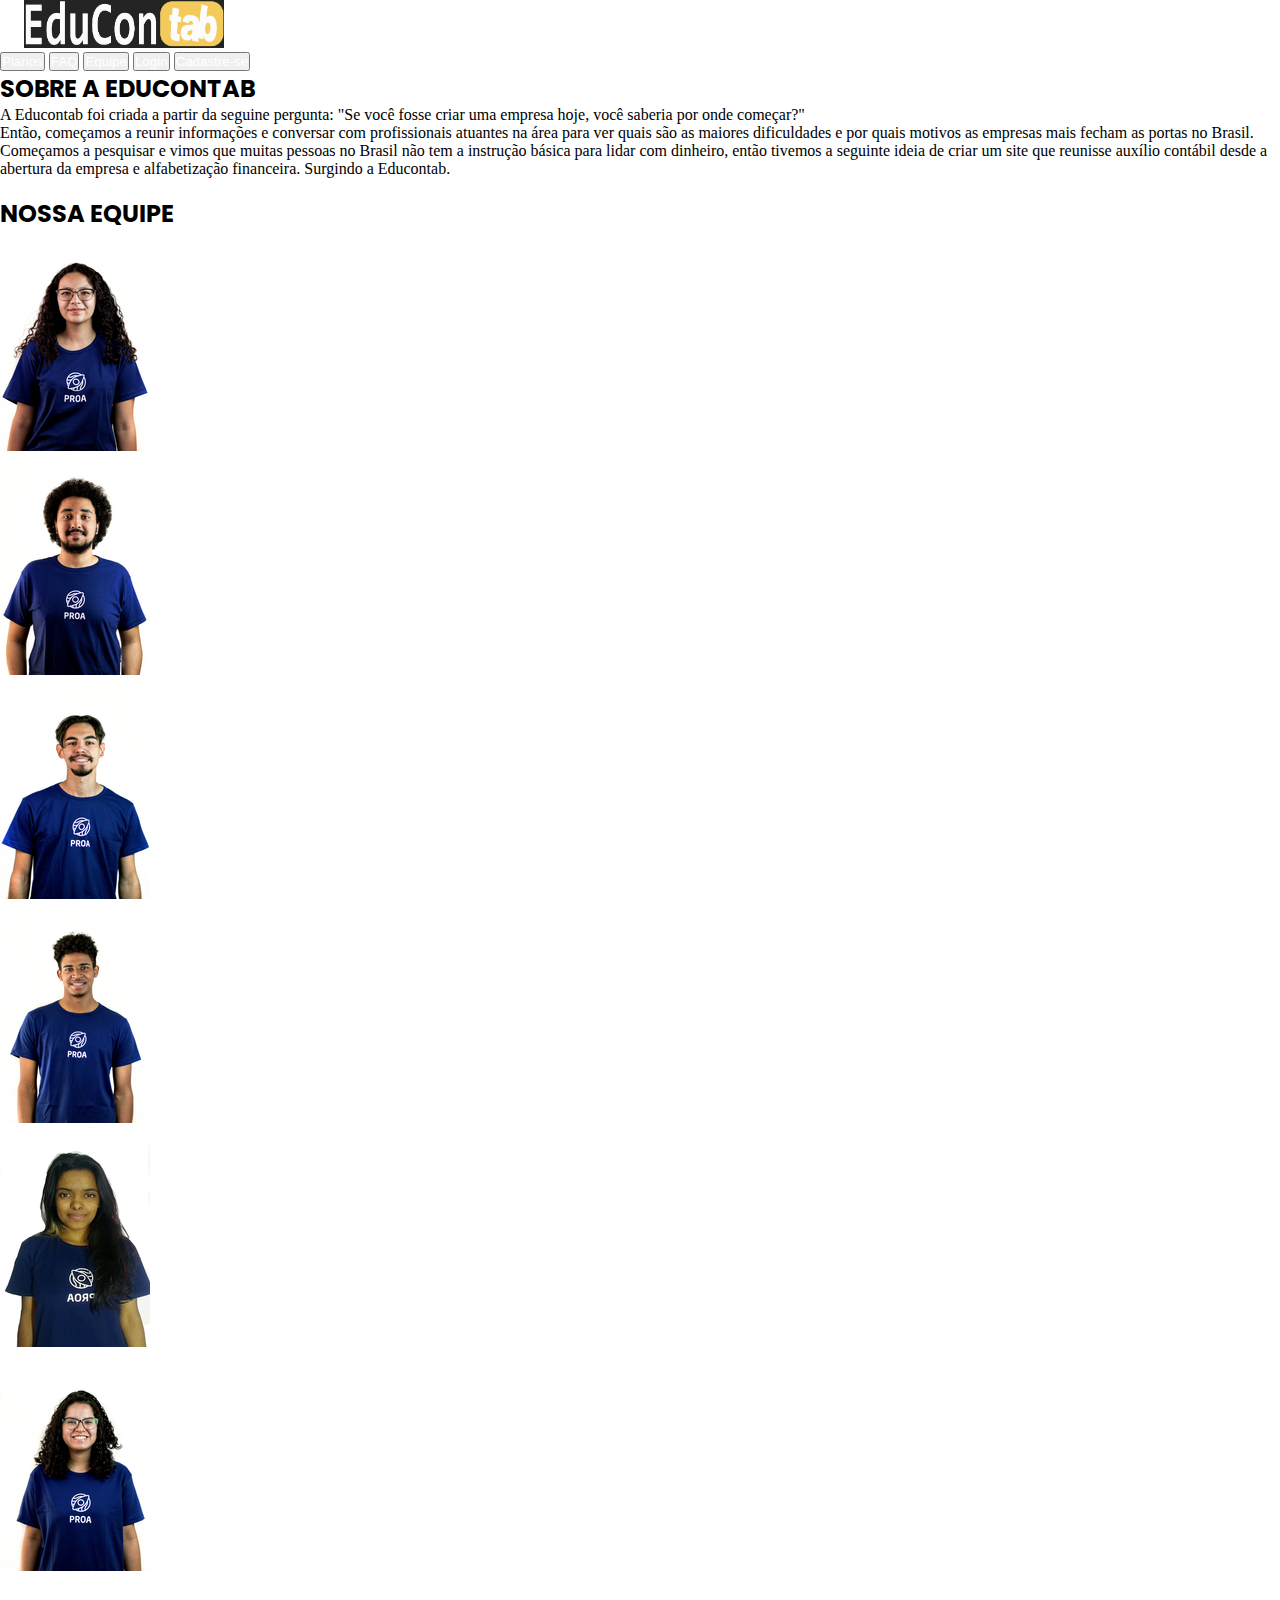
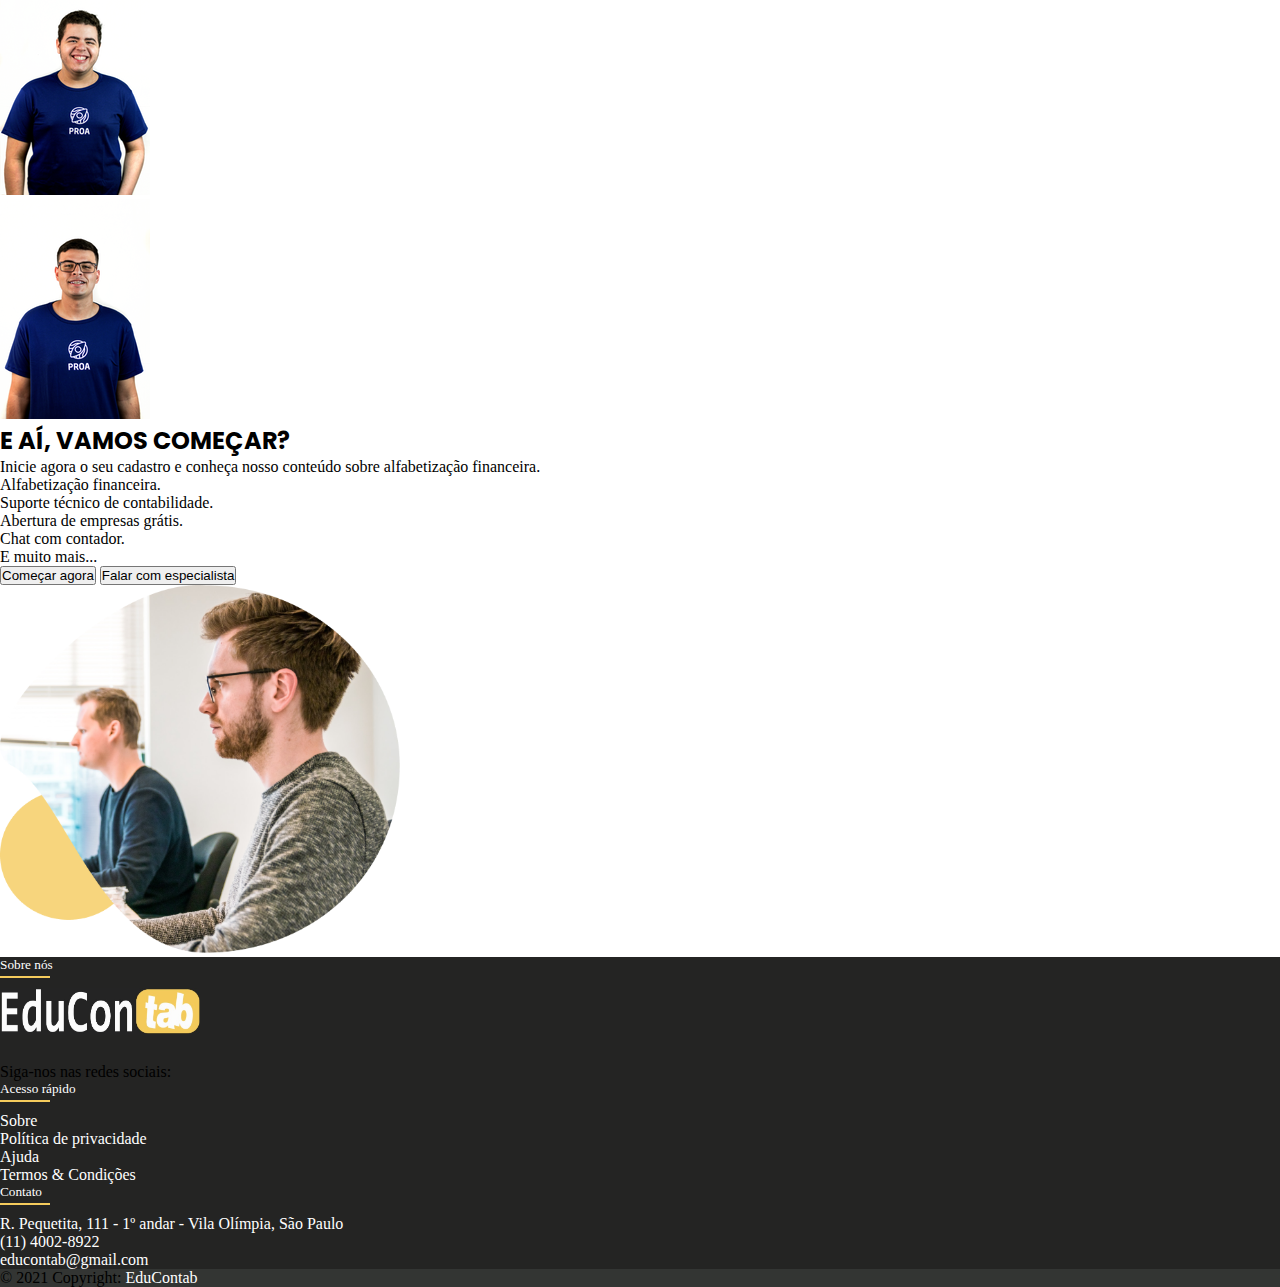
<file: equipe.html>
<!DOCTYPE html>
<html lang="pt-br">
<head>
    <meta charset="UTF-8">
    <meta http-equiv="X-UA-Compatible" content="IE=edge">
    <meta name="viewport" content="width=device-width, initial-scale=1.0">
    <title>Educontab | Equipe</title>
     <!--Bootstrap, font awesome, Poppins-->
     <link href="https://cdn.jsdelivr.net/npm/bootstrap@5.1.0/dist/css/bootstrap.min.css" rel="stylesheet" integrity="sha384-KyZXEAg3QhqLMpG8r+8fhAXLRk2vvoC2f3B09zVXn8CA5QIVfZOJ3BCsw2P0p/We" crossorigin="anonymous">
     <link rel="stylesheet" href="https://pro.fontawesome.com/releases/v5.10.0/css/all.css" integrity="sha384-AYmEC3Yw5cVb3ZcuHtOA93w35dYTsvhLPVnYs9eStHfGJvOvKxVfELGroGkvsg+p" crossorigin="anonymous"/>
     <link href="https://fonts.googleapis.com/css2?family=Poppins:wght@200&display=swap" rel="stylesheet">
     <!--Css-->
    <link rel="stylesheet" href="_css/style_equipe.css" />
     <!--Fav Icon-->
     <link rel="shortcut icon" href="_img/android-icon-36x36.png" type="image/x-icon">
     <link rel="icon" href="_img/favicon-16x16.png" type="image/x-icon">
     
</head>
<body>
    <!--Header-->
    <header class="p-3 bg-dark text-white d-flex justify-content-between">
        <div class="text-start d-flex">
              <a href="index.html"><img src="_img/Educontab-nome.jpg" alt="Educontab" class="nome" /></a>
        </div>
        <div class="d-flex flex-wrap align-items-center justify-content-end justify-content-lg mt-2">
            <div class="text-end">
                <button type="button" class="btn btn-outline-light"><a href="planos.html">Planos</a></button>
                <button type="button" class="btn btn-outline-light"><a href="blog.html">FAQ</a></button>
                <button type="button" class="btn btn-outline-light"><a href="equipe.html">Equipe</a></button>
                <button type="button" class="btn btn-outline-light"><a href="login2.html">Login</a></button>
                <button type="button" class="btn btn-outline-light"><a href="cadastro.html">Cadastre-se</a></button>
            </div>
          </div>
    </header>
    <!--Fim do Header-->


    <!--A empresa-->
    <section class="container p-5">
        <div class="empresa mb-5">
            <h2 class="text-left mb-4">Sobre a <span class="text-warning">Educontab </span></h2>
            <p class="lead">A <span class="text-warning">Educontab</span> foi criada a partir da seguine pergunta: "Se você fosse criar uma empresa hoje, você saberia por onde começar?"</p>
            <p class="lead">Então, começamos a reunir informações e conversar com profissionais atuantes na área para ver quais são as maiores dificuldades e
                por quais motivos as empresas mais fecham as portas no Brasil.
            </p>
            <p class="lead">Começamos a pesquisar e vimos que muitas pessoas no Brasil não tem a instrução básica para lidar com dinheiro, então tivemos a seguinte ideia de criar um site que reunisse
                auxílio contábil desde a abertura da empresa e alfabetização financeira. Surgindo a Educontab. 
            </p>
        </div>
        <p>&nbsp;</p>
        <div class="text-right">
            <h2 class="text-left mb-4">Nossa Equipe</h2>
            <div class="row d-flex">
                <div class="col-3">
                    <div class="foto m-4">
                        <img src="_img/perfil/foto-Ary2.png" alt="Aryane" />
                    </div>
                    <div class="foto m-4">
                        <img src="_img/perfil/foto-Carlos2.png" alt="Carlos" />
                    </div>
                </div>
                <div class="col-3">
                    <div class="foto m-4">
                        <img src="_img/perfil/foto-Tarcisio2.png" alt="Tarcísio" />
                    </div>
                    <div class="foto m-4">
                        <img src="_img/perfil/foto-Eique2.png" alt="Eique" />
                    </div>
                </div>
                <div class="col-3">
                    <div class="foto m-4">
                        <img src="_img/perfil/foto-Natasha2.png" alt="Natasha" />
                    </div>
                    <div class="foto m-4">
                        <img src="_img/perfil/foto-Emy2.png" alt="Emilyn" />
                    </div>
                </div>
                <div class="col-3">
                    <div class="foto m-4">
                        <img src="_img/perfil/foto-Vinicius2.png" alt="Vinícius" />
                    </div>
                    <div class="foto m-4">
                        <img src="_img/perfil/foto-Luiz2.png" alt="Luiz" />
                    </div>
                </div>
            </div>
        </div>
    </section>

   <!--Contato-->
   <div class="container mt-5 mb-5">
    <div class="row">
      <div class="col-md-7">
        <h2 class="mb-2">E aí, vamos começar?</h2>
        <p class="text-muted">Inicie agora o seu cadastro e conheça nosso conteúdo sobre alfabetização financeira.</p>
        <ul>
          <li><span class="text-warning"><i class="fas fa-check-circle"></i></span> Alfabetização financeira.</li>
          <li><span class="text-warning"><i class="fas fa-check-circle"></i></span> Suporte técnico de contabilidade.</li>
          <li><span class="text-warning"><i class="fas fa-check-circle"></i></span> Abertura de empresas grátis.</li>
          <li><span class="text-warning"><i class="fas fa-check-circle"></i></span> Chat com contador.</li>
          <li><span class="text-warning"><i class="fas fa-check-circle"></i></span> E muito mais...</li>
         </ul>
         <button type="button" class="btn btn-warning"><span class="text-light">Começar agora</span></button>
        <button type="button" class="btn btn-outline-dark m-2">Falar com especialista</button>
      </div>
      <div class="col-md-5">
        <img src="_img/Group 2.png" alt="Poupe mais dinheiro!" style="width: 400px;"/>
      </div>
    </div>
  </div>
  <!--Fim Contato-->
  
  
      <!-- Footer -->
      <footer class=" text-white text-left" style="background-color: #242423;">
                
        <!-- Grid container -->
        <div class="container p-5">
        <!--Grid row-->
        <div class="row">
            <!--Grid column-->
            <div class="col-lg-6 col-md-12 mb-4 mb-md-0">
            <h5 class="text-uppercase">Sobre nós</h5>
            <img src="_img/Educontab-nome.jpg" alt="Educontab" class="nome_footer" />
            <p>Siga-nos nas redes sociais:</p>
            <div class="d-flex">
              <span class="h4 m-2 social"><i class="fab fa-facebook"></i></span>
              <span class="h4 m-2 social"><i class="fab fa-instagram"></i></span>
              <span class="h4 m-2 social"><i class="fab fa-twitter"></i></span>
              <span class="h4 m-2 social"><i class="fab fa-linkedin"></i></span>
              <span class="h4 m-2 social"><i class="fab fa-github"></i></span>
            </div>
            </div>
  
            <!--Grid column-->
            <div class="col-lg-3 col-md-6 mb-4 mb-md-0">
            <h5 class="text-uppercase">Acesso rápido</h5>
  
            <ul class="list-unstyled mb-0">
                <li>
                <a href="#!" class="text-white">Sobre</a>
                </li>
                <li>
                <a href="#!" class="text-white">Política de privacidade</a>
                </li>
                <li>
                <a href="#!" class="text-white">Ajuda</a>
                </li>
                <li>
                <a href="#!" class="text-white">Termos & Condições</a>
                </li>
            </ul>
            </div>
            <!--Grid column-->
  
            <!--Grid column-->
            <div class="col-lg-3 col-md-6 mb-4 mb-md-0">
            <h5 class="text-uppercase mb-0">Contato</h5>
  
            <ul class="list-unstyled py-2">
                <li class="my-1">
                <i class="bi bi-geo-alt-fill "></i> <a href="#!" class="text-white">R. Pequetita, 111 - 1º andar - Vila Olímpia, São Paulo</a>
                </li>
                <li class="my-1">
                <i class="bi bi-telephone-fill "></i> <a href="#!" class="text-white">(11) 4002-8922</a>
                </li>
                <li class="my-1">
                <i class="bi bi-envelope-fill "></i> <a href="#!" class="text-white">educontab@gmail.com</a>
                </li>
            </ul>
            </div>
            <!--Grid column-->
        </div>
        <!--Grid row-->
        </div>
        <!-- Grid container -->
        <!-- Copyright -->
        <div class="text-center p-2 copy">
        © 2021 Copyright:
        <a class="text-white" href="https://mdbootstrap.com/">EduContab</a>
        </div> 
  
      </footer>
      <!--Footer-->
</body>
</html>
</file>
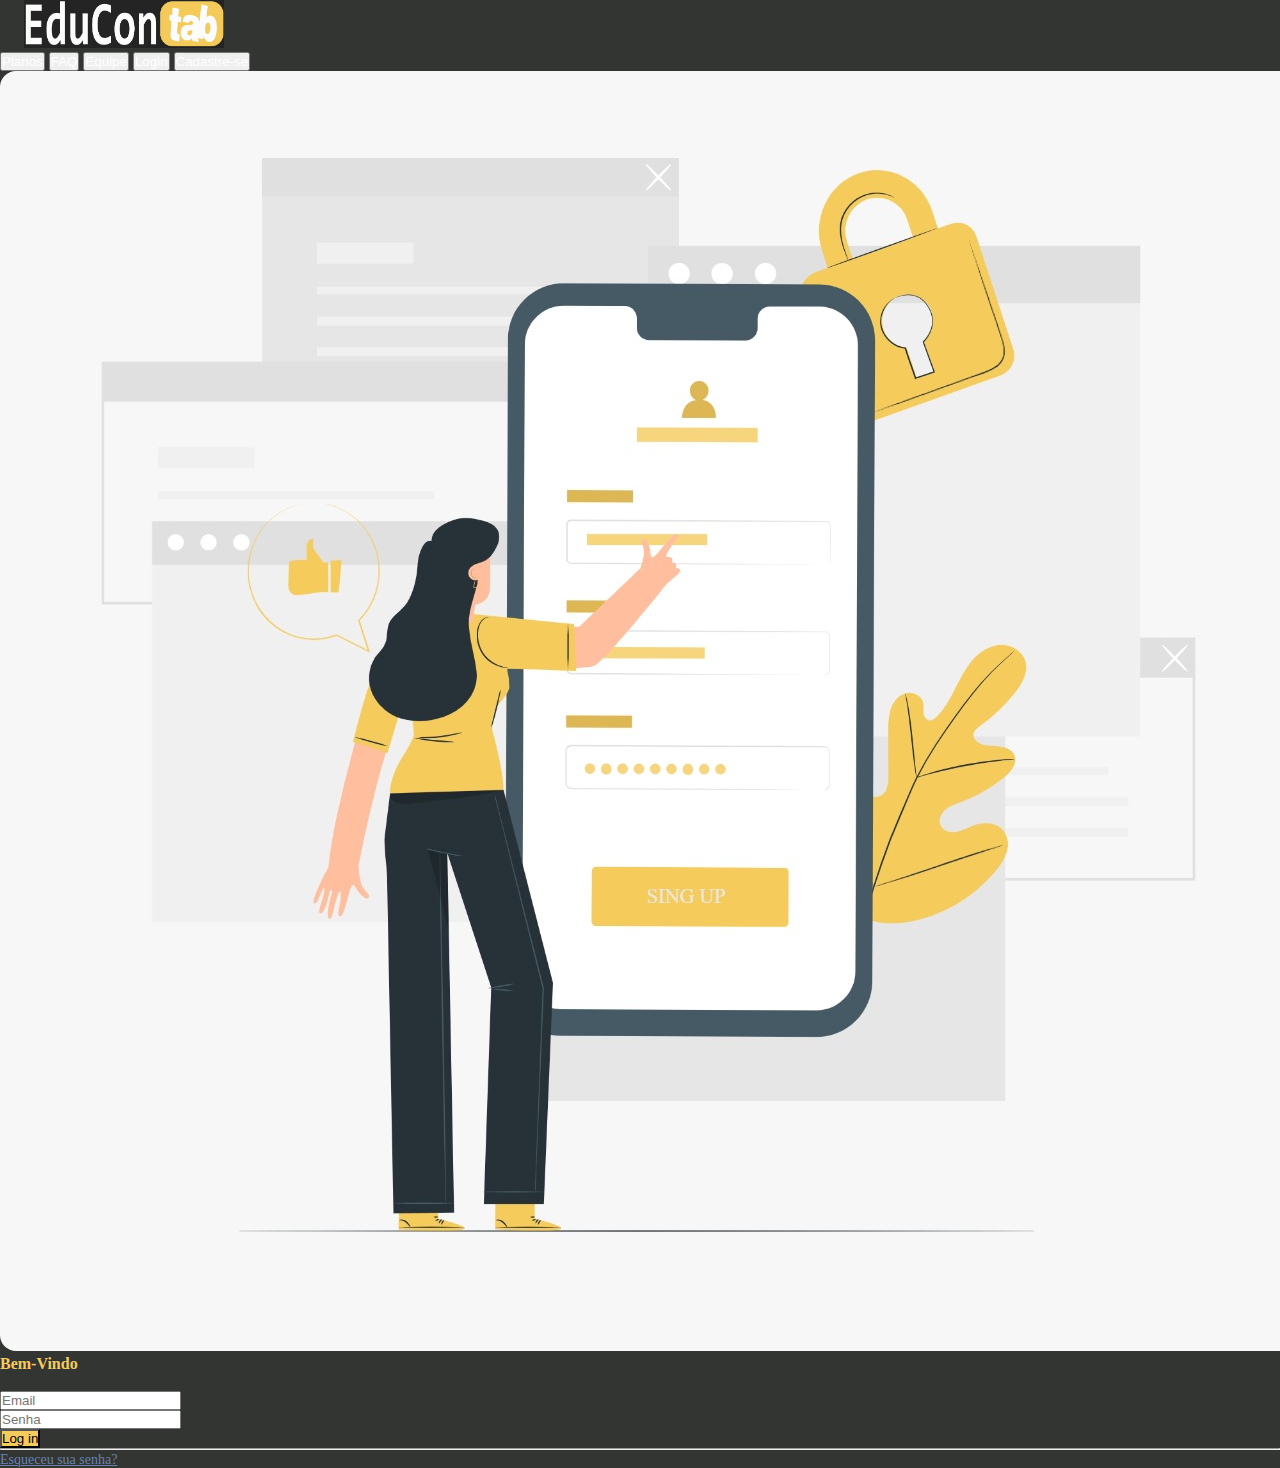
<file: login2.html>
<!DOCTYPE html>
<html lang="pt-br">
    <head>
        <meta charset="UTF-8">
        <meta http-equiv="X-UA-Compatible" content="IE=edge">
        <meta name="viewport" content="width=device-width, initial-scale=1.0">
        <!--Bootstrap, font awesome, Poppins-->
          <link href="https://cdn.jsdelivr.net/npm/bootstrap@5.1.0/dist/css/bootstrap.min.css" rel="stylesheet" integrity="sha384-KyZXEAg3QhqLMpG8r+8fhAXLRk2vvoC2f3B09zVXn8CA5QIVfZOJ3BCsw2P0p/We" crossorigin="anonymous">
          <link rel="stylesheet" href="https://pro.fontawesome.com/releases/v5.10.0/css/all.css" integrity="sha384-AYmEC3Yw5cVb3ZcuHtOA93w35dYTsvhLPVnYs9eStHfGJvOvKxVfELGroGkvsg+p" crossorigin="anonymous"/>
          <link href="https://fonts.googleapis.com/css2?family=Poppins:wght@200&display=swap" rel="stylesheet">
            <!-- Bootstrap Icon-->
          <link href="https://cdn.jsdelivr.net/npm/bootstrap-icons@1.5.0/font/bootstrap-icons.css" rel="stylesheet">
          <link rel="shortcut icon" href="/_img/android-icon-36x36.png" type="image/x-icon">
          <link rel="icon" href="_img/favicon-16x16.png" type="image/x-icon">
          <!--CSS-->
        <link rel="stylesheet" href="_css/style_login2.css">
        <title>EduContab-Login</title>
      </head>
      

    
  <body style="background-color: #333533;">
    <!--Header-->
    <header class="p-3 bg-dark text-white d-flex justify-content-between">
      <div class="text-start d-flex">
        <a href="index.html"><img src="_img/Educontab-nome.jpg" alt="Educontab" class="nome" /></a>
      </div>
      <div class="d-flex flex-wrap align-items-center justify-content-end justify-content-lg mt-2">
          <div class="text-end">
              <button type="button" class="btn btn-outline-light"><a href="planos.html">Planos</a></button>
              <button type="button" class="btn btn-outline-light"><a href="blog.html">FAQ</a></button>
              <button type="button" class="btn btn-outline-light"><a href="equipe.html">Equipe</a></button>
              <button type="button" class="btn btn-outline-light"><a href="login2.html">Login</a></button>
              <button type="button" class="btn btn-outline-light"><a href="cadastro.html">Cadastre-se</a></button>
          </div>
        </div>
  </header>
  <!--Fim do Header-->
    <section class="intro">
      <div class="bg-image h-100">
        <div class="mask d-flex align-items-center h-100" style="background-color: #333533;">
          <div class="container py-3">
            <div class="row d-flex justify-content-center ">
              <div class="col-12 col-lg-9 col-xl-8">
                <div class="card" style="border-radius: 1rem;">
                  <div class="row g-2 align-items-center">
                    <div class="col-md-4 text-center p-md-5">

                      
                      <img
                        src="_img/Fundo_login.jpeg"
                        alt="login form"
                        class="img-fluid" style="border-top-left-radius: 1rem; border-bottom-left-radius: 1rem;"
                      />
                    </div>
                    <div class="col-md-8 d-flex align-items-center">
                      <div class="card-body p-md-5  ps-md-0">
    
                        <form class="cor_form">
                          <h4 class="fw-bold mb-4" style="color: #F5CB5C;">Bem-Vindo</h4>
                          <p class="mb-4" style="color: #333533;">Para logar, coloque seu e-mail e senha!</p>
    
                          <div class="form-outline mb-4">
                            <input placeholder="Email" type="email" id="form2Example1" class="form-control"  />
                          </div>
    
                          <div class="form-outline mb-4">
                            <input  placeholder="Senha"type="password" id="form2Example2" class="form-control" />
                          </div>
    
                          <div class="d-flex justify-content-end pt-1 mb-4">
                            <button class="btn btn-primary btn-rounded" type="button" style="background-color: #F5CB5C;">Log in</button>
                          </div>
                          <hr>
                          <a class="link float-end" href="#!">Esqueceu sua senha?</a>
                        </form>
    
                      </div>
                    </div>
                  </div>
                </div>
              </div>
            </div>
          </div>
        </div>
      </div>
    </section>
    </body>
</html>
</file>
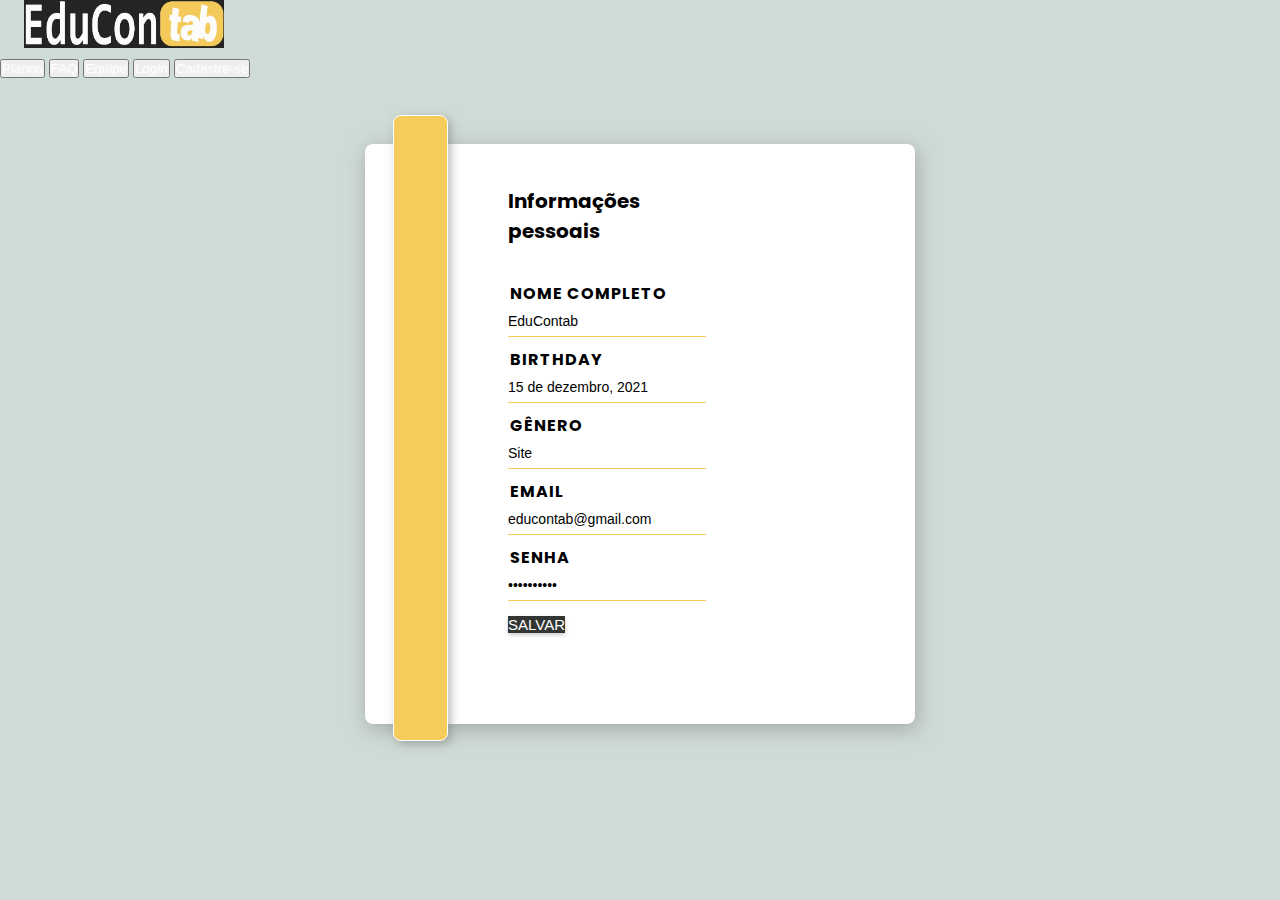
<file: perfil.html>
<!DOCTYPE html>
<html lang="pt-br">
<head>
    <meta charset="UTF-8">
    <meta http-equiv="X-UA-Compatible" content="IE=edge">
    <meta name="viewport" content="width=device-width, initial-scale=1.0">
    <title>EduContab | Perfil</title>
    <!--Bootstrap, font awesome, Poppins-->
    <link href="https://cdn.jsdelivr.net/npm/bootstrap@5.1.0/dist/css/bootstrap.min.css" rel="stylesheet" integrity="sha384-KyZXEAg3QhqLMpG8r+8fhAXLRk2vvoC2f3B09zVXn8CA5QIVfZOJ3BCsw2P0p/We" crossorigin="anonymous">
    <link rel="stylesheet" href="https://pro.fontawesome.com/releases/v5.10.0/css/all.css" integrity="sha384-AYmEC3Yw5cVb3ZcuHtOA93w35dYTsvhLPVnYs9eStHfGJvOvKxVfELGroGkvsg+p" crossorigin="anonymous"/>
    <link href="https://fonts.googleapis.com/css2?family=Poppins:wght@200&display=swap" rel="stylesheet">
    <!-- Bootstrap Icon-->
	<link href="https://cdn.jsdelivr.net/npm/bootstrap-icons@1.5.0/font/bootstrap-icons.css" rel="stylesheet">
    <!--CSS-->
    <link rel="stylesheet" href="_css/style-perfil.css">
    <!--Fav Icon-->
    <link rel="shortcut icon" href="_img/android-icon-36x36.png" type="image/x-icon">
    <link rel="icon" href="_img/favicon-16x16.png" type="image/x-icon">

    <script src="//cdnjs.cloudflare.com/ajax/libs/jquery/3.2.1/jquery.min.js"></script>

</head>
<body>
    <!--Header-->
    <header class="p-3 bg-dark text-white d-flex justify-content-between">
        <div class="text-start d-flex">
            <a href="index.html"><img src="_img/Educontab-nome.jpg" alt="Educontab" class="nome" /></a>
        </div>
        <div class="d-flex flex-wrap align-items-center justify-content-end justify-content-lg mt-2">
            <div class="text-end">
                <button type="button" class="btn btn-outline-light"><a href="planos.html">Planos</a></button>
                <button type="button" class="btn btn-outline-light"><a href="blog.html">FAQ</a></button>
                <button type="button" class="btn btn-outline-light"><a href="equipe.html">Equipe</a></button>
                <button type="button" class="btn btn-outline-light"><a href="login2.html">Login</a></button>
                <button type="button" class="btn btn-outline-light"><a href="cadastro.html">Cadastre-se</a></button>
            </div>
          </div>
    </header>
    <!--Fim do Header-->


    <!--Perfil-->
    <main>
        
        <div class="container-perfil">
            <div class="leftbox">
                <nav>
                    <a onclick="tabs(0)" class="tab active">
                        <i class="fa fa-user"></i>
                    </a>
                    <a onclick="tabs(1)" class="tab">
                        <i class="fa fa-credit-card"></i>
                    </a>
                    <a onclick="tabs(2)" class="tab">
                        <i class="fa fa-tv"></i>
                    </a>
                    <a onclick="tabs(3)" class="tab">
                        <i class="fa fa-tasks"></i>
                    </a>
                    <a onclick="tabs(4)" class="tab">
                        <i class="fa fa-cog"></i>
                    </a>
                </nav>
            </div>
                <div class="rightbox">
                    <div class="profile tabShow">
                        <h1>Informações pessoais</h1>
                        <h2>Nome completo</h2>
                        <input type="text" class="input" value="EduContab">
                        <h2>Birthday</h2>
                        <input type="text" class="input" value="15 de dezembro, 2021">
                        <h2>Gênero</h2>
                        <input type="text" class="input" value="Site">
                        <h2>Email</h2>
                        <input type="text" class="input" value="educontab@gmail.com">
                        <h2>Senha</h2>
                        <input type="password" class="input" value="brightcode">
                        <button class="btn">Salvar</button>
                    </div>
                    <div class="payment tabShow">
                        <h1>Informações de pagamento</h1>
                        <h2>Método de pagamento</h2>
                        <input type="text" class="input" value="MasterCard - 0202 **** **** 7373">
                        <h2>Endereço de cobrança</h2>
                        <input type="text" class="input" value="1234 rua qualquer uma">
                        <h2>CEP</h2>
                        <input type="text" class="input" value="07777-777">
                        <h2>Validade</h2>
                        <input type="text" class="input" value="20 de janeira de 2025">
                        <h2>CPF/CNPJ</h2>
                        <input type="text" class="input" value="Digite seu CPF/CNPJ">
                        <button class="btn">Salvar</button>
                    </div>
                    <div class="subscription tabShow">
                        <h1>Informações de planos</h1>
                        <h2>Dia do pagamento</h2>
                        <p>12 de maio de 2021</p>
                        <h2>Plano</h2>
                        <p>Plano limitado</p>
                        <h2>Monthly</h2>
                        <p>R$40,00</p>
                        <button class="btn">Salvar</button>
                    </div> 
                    <div class="privacy tabShow">
                        <h1>Configurações de privacidade</h1>
                        <a href="">Editar notificações de email</a>
                        <a href="">Editar configurações de privacidade</a>
                        <a href="">Termos de uso</a>
                        <button class="btn">Salvar</button>
                    </div>
                    <div class="settings tabShow">
                        <h1>Configurações de conta</h1>
                        <a href="">Cancelar plano</a>
                        <button class="btn">Salvar</button>
                    </div>
                </div>
        </div>
    </main>  

    <script type="text/javascript" src="_js/js_perfil.js"></script>
</body>
</html>
</file>
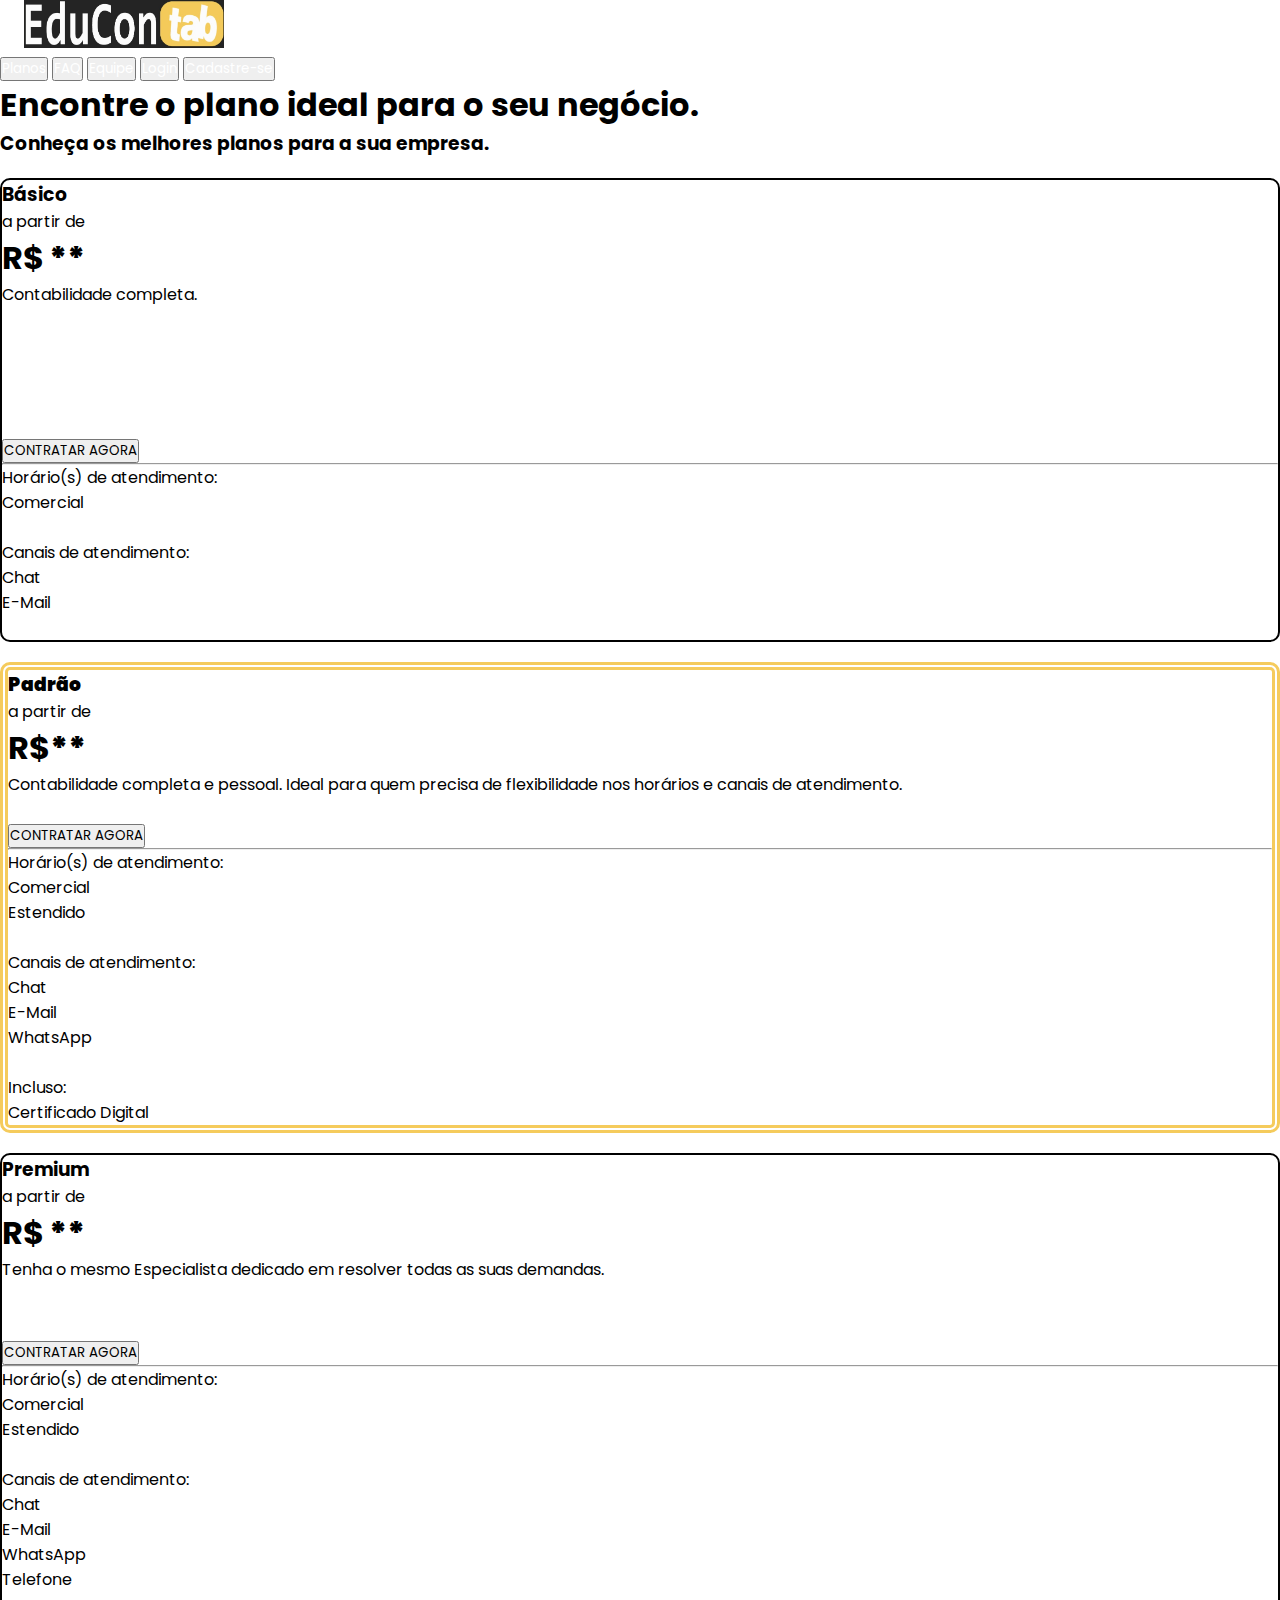
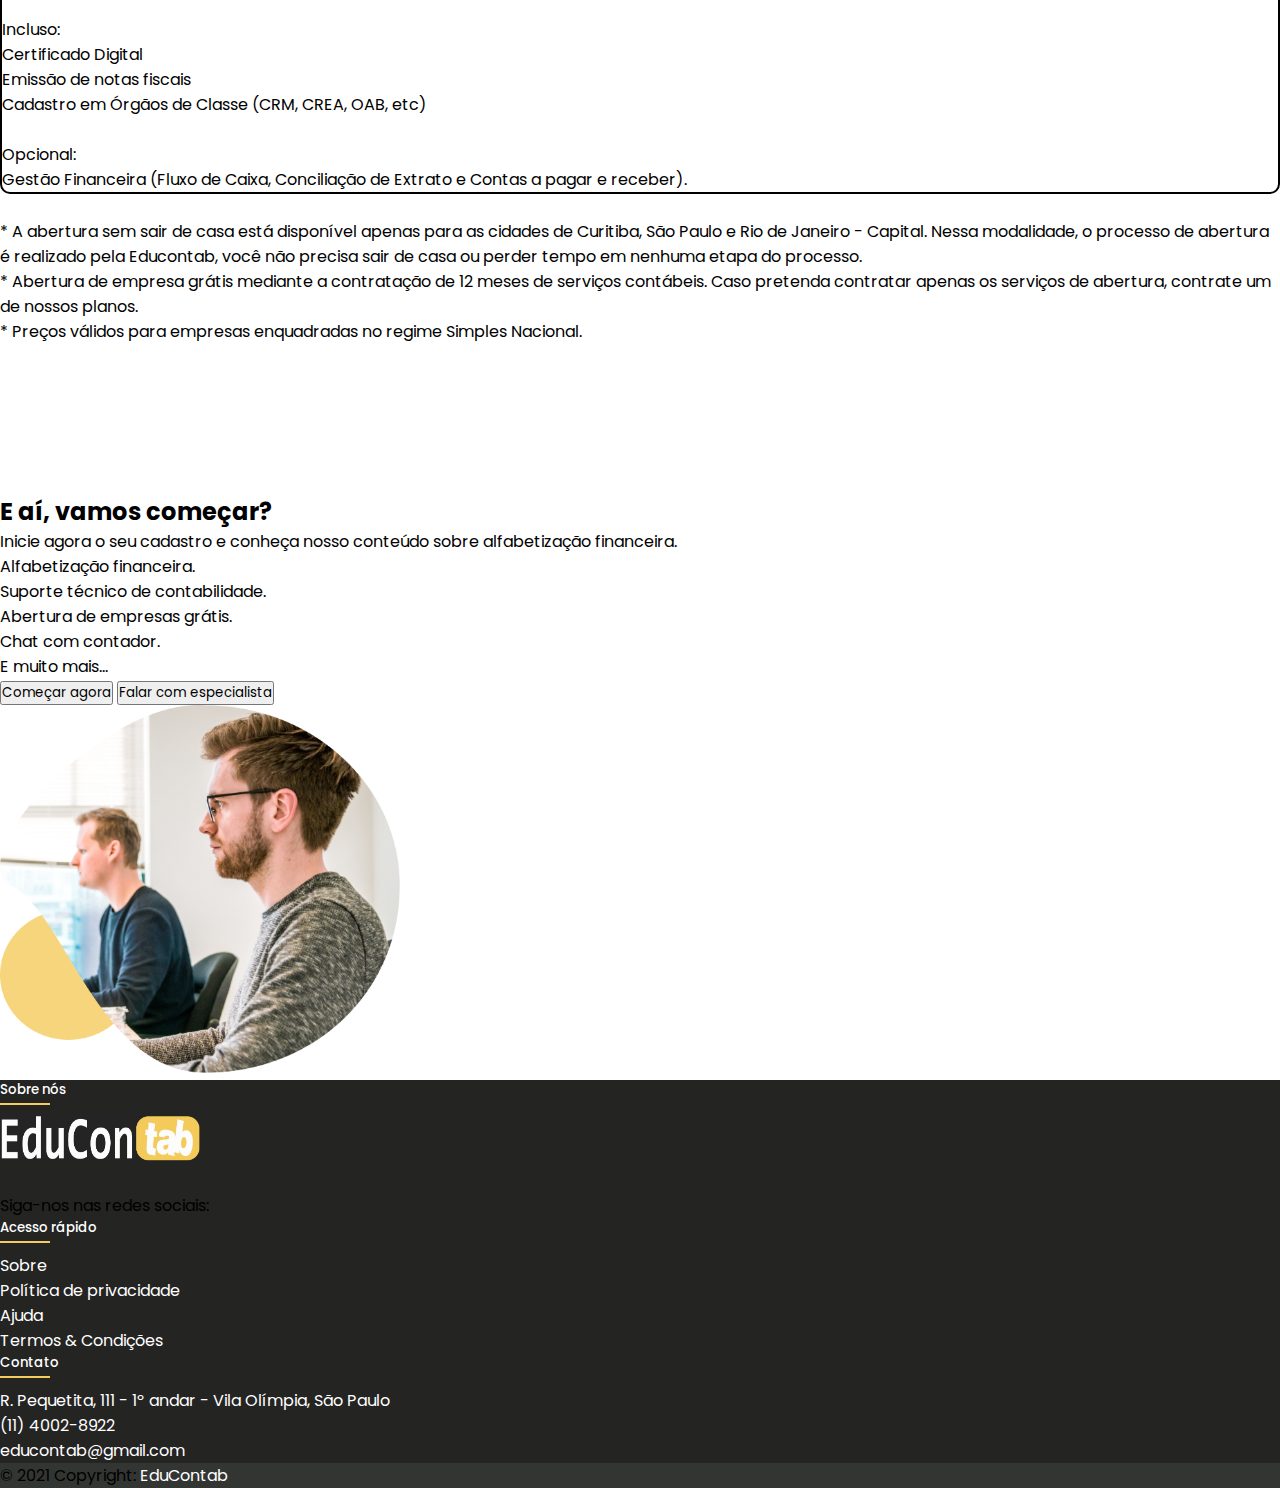
<file: planos.html>
<!DOCTYPE html>
<html lang="pt-br">
<head>
    <meta charset="UTF-8">
    <meta http-equiv="X-UA-Compatible" content="IE=edge">
    <meta name="viewport" content="width=device-width, initial-scale=1.0">
    <title>Educontab | Planos</title>
    <!--Bootstrap, font awesome, Poppins-->
    <link href="https://cdn.jsdelivr.net/npm/bootstrap@5.1.0/dist/css/bootstrap.min.css" rel="stylesheet" integrity="sha384-KyZXEAg3QhqLMpG8r+8fhAXLRk2vvoC2f3B09zVXn8CA5QIVfZOJ3BCsw2P0p/We" crossorigin="anonymous">
    <link rel="stylesheet" href="https://pro.fontawesome.com/releases/v5.10.0/css/all.css" integrity="sha384-AYmEC3Yw5cVb3ZcuHtOA93w35dYTsvhLPVnYs9eStHfGJvOvKxVfELGroGkvsg+p" crossorigin="anonymous"/>
    <link href="https://fonts.googleapis.com/css2?family=Poppins:wght@200&display=swap" rel="stylesheet">
     <!--Fav Icon-->
     <link rel="shortcut icon" href="/_img/android-icon-36x36.png" type="image/x-icon">
     <link rel="icon" href="_img/favicon-16x16.png" type="image/x-icon">
      <!--CSS-->
    <link rel="stylesheet" href="_css/style_planos.css">
</head>
<body>
    <!--Header-->
    <header class="p-3 bg-dark text-white d-flex justify-content-between">
        <div class="text-start d-flex">
            <a href="index.html"><img src="_img/Educontab-nome.jpg" alt="Educontab" class="nome" /></a>
        </div>
        <div class="d-flex flex-wrap align-items-center justify-content-end justify-content-lg mt-2">
            <div class="text-end">
                <button type="button" class="btn btn-outline-light"><a href="planos.html">Planos</a></button>
                <button type="button" class="btn btn-outline-light"><a href="blog.html">FAQ</a></button>
                <button type="button" class="btn btn-outline-light"><a href="equipe.html">Equipe</a></button>
                <button type="button" class="btn btn-outline-light"><a href="login2.html">Login</a></button>
                <button type="button" class="btn btn-outline-light"><a href="cadastro.html">Cadastre-se</a></button>
            </div>
          </div>
    </header>
    <!--Fim do Header-->

    <!--Planos-->
    <main class="container">
        <h1 class="m-5 text-center">Encontre o plano ideal para o seu negócio.</h1>
        <h3 class="mb-5 text-center"><span class="text-warning">Conheça</span> os melhores planos para a sua empresa.</h3>
        <div class="row">
            <!--Plano Básico-->
            <div class="col-4">
                <div class="m-3 basico p-5 h-100">
                    <h3 class="text-center">Básico</h3>
                    <div class="">
                        <p class="text-center">a partir de</p>
                        <h1 class="text-center"><span class="h5">R$</span><strong> **</strong></h1>
                        <p class="text-center">Contabilidade completa.</p>
                        <p class="mb-2">&nbsp;</p>
                        <div class="text-center alinhamento-básico">
                            <button type="button" class="btn btn-outline-warning m-2">CONTRATAR AGORA</button>
                        </div>
                        <hr/>
                        <p class="text-muted">Horário(s) de atendimento:</p>
                        <p class="mb-5">Comercial</p>
                        <p>&nbsp;</p>
                        <p class="text-muted">Canais de atendimento:</p>
                        <p>Chat</p>
                        <p>E-Mail</p>
                        <p>&nbsp;</p>
                    </div>
                </div>
            </div>
           <!--Plano Padrâo--> 
           <div class="col-4 align-content-stretch">
               <div class="padrao p-5 m-3  h-100">
                    <h3 class="text-center"><strong class="text-warning">Padrão</strong></h3>
                    <div class="">
                        <p class="text-center">a partir de</p>
                        <h1 class="text-center"><span class="h5">R$</span><strong>**</strong></h1>
                        <p class="text-center">Contabilidade completa e pessoal. Ideal para quem precisa de flexibilidade nos horários e canais de atendimento.</p>
                        <p class="mb-2">&nbsp;</p>
                        <div class="text-center">
                            <button type="button" class="btn btn-outline-warning m-2">CONTRATAR AGORA</button>
                        </div>
                        <hr/>
                        <p class="text-muted">Horário(s) de atendimento:</p>
                        <p>Comercial</p>
                        <p>Estendido</p>
                        <p>&nbsp;</p>
                        <p class="text-muted">Canais de atendimento:</p>
                        <p>Chat</p>
                        <p>E-Mail</p>
                        <p>WhatsApp</p>
                        <p>&nbsp;</p>
                        <p class="text-muted">Incluso:</p>
                        <p>Certificado Digital</p>
                    </div>
                </div>
            </div>
            <!--Plano Premium-->
            <div class="col-4 align-content-stretch">
                <div class="premium p-5 m-3  h-100">
                    <h3 class="text-center">Premium</h3>
                    <div class="">
                        <p class="text-center">a partir de</p>
                        <h1 class="text-center"><span class="h5">R$</span><strong> **</strong></h1>
                        <p class="text-center">Tenha o mesmo Especialista dedicado em resolver todas as suas demandas.</p>
                        <p class="mb-2">&nbsp;</p>
                        <div class="text-center alinhamento-premium">
                            <button type="button" class="btn btn-outline-warning m-2">CONTRATAR AGORA</button>
                        </div>
                        <hr/>
                        <p class="text-muted">Horário(s) de atendimento:</p>
                        <p>Comercial</p>
                        <p>Estendido</p>
                        <p>&nbsp;</p>
                        <p class="text-muted">Canais de atendimento:</p>
                        <p>Chat</p>
                        <p>E-Mail</p>
                        <p>WhatsApp</p>
                        <p>Telefone</p>
                        <p>&nbsp;</p>
                        <p class="text-muted">Incluso:</p>
                        <p>Certificado Digital</p>
                        <p>Emissão de notas fiscais</p>
                        <p>Cadastro em Órgãos de Classe (CRM, CREA, OAB, etc)</p>
                        <p>&nbsp;</p>
                        <p class="text-muted">Opcional:</p>
                        <p>Gestão Financeira (Fluxo de Caixa, Conciliação de Extrato e Contas a pagar e receber).</p> 
                    </div>
                </div>
            </div>
        </div>
        <p>&nbsp;</p>
        <div class="row justify-content-center mt-5 mb-3">
            <div class="col-6">
                <p>* A abertura sem sair de casa está disponível apenas para as cidades de Curitiba, São Paulo e Rio de Janeiro - Capital. 
                    Nessa modalidade, o processo de abertura é realizado pela Educontab, você não precisa sair de casa ou perder tempo em nenhuma etapa do processo.</p>
                <p>* Abertura de empresa grátis mediante a contratação de 12 meses de serviços contábeis.
                    Caso pretenda contratar apenas os serviços de abertura, contrate um de nossos planos.</p>
                <p>* Preços válidos para empresas enquadradas no regime Simples Nacional.</p>
            </div>
        </div>
    </main>
    <!--Fim Planos-->

     <!--Contato-->
     <div class="container mt-5 mb-5">
        <div class="row">
          <div class="col-md-7">
            <h2 class="mb-2">E aí, vamos começar?</h2>
            <p class="text-muted">Inicie agora o seu cadastro e conheça nosso conteúdo sobre alfabetização financeira.</p>
            <ul class="mb-5">
                <li class="m-1"><span class="text-warning"><i class="fas fa-check-circle"></i></span> Alfabetização financeira.</li>
                <li class="m-1"><span class="text-warning"><i class="fas fa-check-circle"></i></span> Suporte técnico de contabilidade.</li>
                <li class="m-1"><span class="text-warning"><i class="fas fa-check-circle"></i></span> Abertura de empresas grátis.</li>
                <li class="m-1"><span class="text-warning"><i class="fas fa-check-circle"></i></span> Chat com contador.</li>
                <li class="m-1"><span class="text-warning"><i class="fas fa-check-circle"></i></span> E muito mais...</li>
            </ul>
            <button type="button" class="btn btn-warning"><span class="text-light">Começar agora</span></button>
            <button type="button" class="btn btn-outline-dark m-2">Falar com especialista</button>
          </div>
          <div class="col-md-5">
            <img src="_img/Group 2.png" alt="Poupe mais dinheiro!" style="width: 400px;"/>
          </div>
        </div>
      </div>
      <!--Fim Contato-->
  
      <!-- Footer -->
      <footer class=" text-white text-left" style="background-color: #242423;">
                
        <!-- Grid container -->
        <div class="container p-5">
        <!--Grid row-->
        <div class="row">
            <!--Grid column-->
            <div class="col-lg-6 col-md-12 mb-4 mb-md-0">
            <h5 class="text-uppercase">Sobre nós</h5>
            <img src="_img/Educontab-nome.jpg" alt="Educontab" class="nome_footer" />
            <p>Siga-nos nas redes sociais:</p>
            <div class="d-flex">
              <span class="h4 m-2 social"><i class="fab fa-facebook"></i></span>
              <span class="h4 m-2 social"><i class="fab fa-instagram"></i></span>
              <span class="h4 m-2 social"><i class="fab fa-twitter"></i></span>
              <span class="h4 m-2 social"><i class="fab fa-linkedin"></i></span>
              <span class="h4 m-2 social"><i class="fab fa-github"></i></span>
            </div>
            </div>
  
            <!--Grid column-->
            <div class="col-lg-3 col-md-6 mb-4 mb-md-0">
            <h5 class="text-uppercase">Acesso rápido</h5>
  
            <ul class="list-unstyled mb-0">
                <li>
                <a href="#!" class="text-white">Sobre</a>
                </li>
                <li>
                <a href="#!" class="text-white">Política de privacidade</a>
                </li>
                <li>
                <a href="#!" class="text-white">Ajuda</a>
                </li>
                <li>
                <a href="#!" class="text-white">Termos & Condições</a>
                </li>
            </ul>
            </div>
            <!--Grid column-->
  
            <!--Grid column-->
            <div class="col-lg-3 col-md-6 mb-4 mb-md-0">
            <h5 class="text-uppercase mb-0">Contato</h5>
  
            <ul class="list-unstyled py-2">
                <li class="my-1">
                <i class="bi bi-geo-alt-fill "></i> <a href="#!" class="text-white">R. Pequetita, 111 - 1º andar - Vila Olímpia, São Paulo</a>
                </li>
                <li class="my-1">
                <i class="bi bi-telephone-fill "></i> <a href="#!" class="text-white">(11) 4002-8922</a>
                </li>
                <li class="my-1">
                <i class="bi bi-envelope-fill "></i> <a href="#!" class="text-white">educontab@gmail.com</a>
                </li>
            </ul>
            </div>
            <!--Grid column-->
        </div>
        <!--Grid row-->
        </div>
        <!-- Grid container -->
        <!-- Copyright -->
        <div class="text-center p-2 copy">
        © 2021 Copyright:
        <a class="text-white" href="https://mdbootstrap.com/">EduContab</a>
        </div> 
  
      </footer>
      <!--Footer-->
    
</body>
</html>
</file>
<file: _css/style.css>
* {
    margin: 0;
    padding: 0;
    box-sizing: border-box;
}
/*Coloca cor cinza clara e fonte poppins*/
body {
    background-color: #fbfbfd;
    font-family: 'Poppins', sans-serif;
}

/*Retira a decoração do links*/
header button a {
    text-decoration: none;
    color: white;
}

header button a:hover {
    color: black;
}


/*Retira a decoração dos links*/
footer a {
    text-decoration: none;
    color: #fff;
}
/*Coloca cor amarela quando o cursor passa sobre algum link do footer*/
footer a:hover {
    color:#f5cb5c !important;
}
/*Deixa o h5 em branco, posicionamento, tamanho e margem */
footer .container h5 {
    position: relative;
    color: #fff;
    font-weight: 500;
    margin-bottom: 15px;
}
/*Faz o efeito amarelo abaixo de cada h5*/
footer .container h5:before{
    content: '';
    position: absolute;
    bottom: -5px;
    left: 0;
    width: 50px;
    height: 2px;
    background: #f5cb5c;
}
/*Coloca cor amarela nos ícones */
footer ul i {
    color: #f5cb5c;
}
/*Coloca cor cinza na div de copyright  */
footer .copy {
    background-color: #333533;
}



footer .social:hover{
    color: #f5cb5c;
    cursor: pointer;
}


/*ajusta o tamanho da imagem */
.right-image{
    width: 200px;
}

li{
    list-style: none;
}

.google{
    background: none;
    border-radius: 20px;
    padding: 10px;
    width: fit-content;
    border: 1px solid #808080;
}

.relativa{
    position: relative;
}

.joinha{
    position: absolute;
    right: 120px;
    bottom: 35px;
}

.cinza{
    background-color: #F5F7FB;
}

.branco{
    background-color: #FFF;
    border-radius: 15px;
}

.nome{
    width: 200px;
    height: auto;
    cursor: pointer;
    margin-left: 1.5rem;
}

.nome_footer{
    width: 200px;
    cursor: pointer;
    margin-bottom: 1.5rem;
}

.questions{
    width: 400px;
}

#carouselExampleIndicators h2,
#carouselExampleIndicators h4{
    text-shadow: 1px 1px .6px #000;
}

/*scrollbar*/
html::-webkit-scrollbar{
    width: 0.7rem;
}

html::-webkit-scrollbar-track{
    background:#d3dbd7;
}

html::-webkit-scrollbar-thumb{
    background:#606160;
    border-radius: 50px;
}
/*scrollbar*/
</file>
<file: _css/style-cadastro.css>
@import url('https://fonts.googleapis.com/css?family=Open+Sans:300,400,700&display=swap');
* {
    margin: 0;
    padding: 0;
    box-sizing: border-box;
}

body form button a{
    text-decoration: none;
    color: white;
}

body form button a:hover{
    color: black;
}

body {
    font-family: 'Open Sans', sans-serif;
    background-color:#CFDBD5;
}
.container {
    display: flex;
    justify-content: center;
    align-items: center;
    height: 150vh;
    background-color:#E8EDDF ;
}
.content {
    background-color: #fff;
    border-radius: 15px;
    width: 960px;
    height: 50%;
    justify-content: space-between;
    align-items: center;
    position: relative;
}
.content::before {
    content: "";
    position: absolute;
    background-color:#F5CB5C ;
    width: 40%;
    height: 100%;
    border-top-left-radius: 15px;
    border-bottom-left-radius: 15px;
    left: 0;
}
.title {
    font-size: 28px;
    font-weight: bold;
    text-transform: capitalize;
}
.title-primary {
    color: #fff;
}
.title-second {
    color:#F5CB5C ;
}
.description {
    font-size: 14px;
    font-weight: 300;
    line-height: 30px;
}
.description-primary {
    color: #fff;
}
.description-second {
    color: #7f8c8d;
}
.btn {
    border-radius: 15px;
    text-transform: uppercase;
    color: #fff;
    font-size: 10px;
    padding: 10px 50px;
    cursor: pointer;
    font-weight: bold;
    width: 150px;
    align-self: center;
    border: none;
    margin-top: 1rem;
}
.btn-primary {
    background-color: transparent;
    border: 1px solid #fff;
    transition: background-color .5s;
}
.btn-primary:hover {
    background-color: #fff;
    color:#F5CB5C ;
}
.btn-second {
    background-color:#F5CB5C ;
    border: 1px solid #F5CB5C;
    transition: background-color .5s;
}
.btn-second:hover {
    background-color: #fff;
    border: 1px solid #F5CB5C;
    color:#F5CB5C ;
}
.first-content {
    display: flex;
}
.first-content .second-column {
    z-index: 11;
}
.first-column {
    text-align: center;
    width: 40%;
    z-index: 10;
}
.second-column {
    width: 60%;
    display: flex;
    flex-direction: column;
    align-items: center;
}
.social-media {
    margin: 1rem 0;
}
.link-social-media:not(:first-child){
    margin-left: 10px;
}
.link-social-media .item-social-media {
    transition: background-color .5s;
}
.link-social-media:hover .item-social-media{
    background-color: #F5CB5C;
    color: #fff;
    border-color:#F5CB5C ;
}
.list-social-media {
    display: flex;
    list-style-type: none;
}
.item-social-media {
    border: 1px solid #bdc3c7;
    border-radius: 50%;
    width: 35px;
    height: 35px;
    line-height: 35px;
    text-align: center;
    color: #95a5a6;
}
.form {
    display: flex;
    flex-direction: column;
    width: 55%;
}
.form input {
    height: 45px;
    width: 100%;
    border: none;
    background-color: #ecf0f1;
}
input:-webkit-autofill 
{    
    -webkit-box-shadow: 0 0 0px 1000px #ecf0f1 inset !important;
    -webkit-text-fill-color: #000 !important;
}
.label-input {
    background-color: #ecf0f1;
    display: flex;
    align-items: center;
    margin: 8px;
}
.icon-modify {
    color: #7f8c8d;
    padding: 0 5px;
}

/* second content*/

.second-content {
    position: absolute;
    display: flex;
}
.second-content .first-column {
    order: 2;
    z-index: -1;
}
.second-content .second-column {
    order: 1;
    z-index: -1;
}
.password {
    color: #34495e;
    font-size: 14px;
    margin: 15px 0;
    text-align: center;
}
.password::first-letter {
    text-transform: capitalize;
}



.sign-in-js .first-content .first-column {
    z-index: -1;
}

.sign-in-js .second-content .second-column {
    z-index: 11;
}
.sign-in-js .second-content .first-column {
    z-index: 13;
}

.sign-in-js .content::before {
    left: 60%;
    border-top-left-radius: 0;
    border-bottom-left-radius: 0;
    border-top-right-radius: 15px;
    border-bottom-right-radius: 15px;
    animation: slidein 1.3s; /*MODIFIQUEI DE 3s PARA 1.3s*/

    z-index: 12;
}

.sign-up-js .content::before {
    animation: slideout 1.3s; /*MODIFIQUEI DE 3s PARA 1.3s*/

    z-index: 12;
}

.sign-up-js .second-content .first-column,
.sign-up-js .second-content .second-column {
    z-index: -1;
}

.sign-up-js .first-content .second-column {
    z-index: 11;
}

.sign-up-js .first-content .first-column {
    z-index: 13;    
}


/* DESLOCAMENTO CONTEÚDO ATRÁS DO CONTENT:BEFORE*/
.sign-in-js .first-content .second-column {

    z-index: -1;
    position: relative;
    animation: deslocamentoEsq 1.3s; /*MODIFIQUEI DE 3s PARA 1.3s*/
}

.sign-up-js .second-content .second-column {
    position: relative;
    z-index: -1;
    animation: deslocamentoDir 1.3s; /*MODIFIQUEI DE 3s PARA 1.3s*/
}

/*ANIMAÇÃOO CSS PARA O CONTEÚDO*/

@keyframes deslocamentoEsq {

    from {
        left: 0;
        opacity: 1;
        z-index: 12;
    }

    25% {
        left: -80px;
        opacity: .5;
        /* z-index: 12; NÃO HÁ NECESSIDADE */
    }

    50% {
        left: -100px;
        opacity: .2;
        /* z-index: 12; NÃO HÁ NECESSIDADE */
    }

    to {
        left: -110px;
        opacity: 0;
        z-index: -1;
    }
}


@keyframes deslocamentoDir {

    from {
        left: 0;
        z-index: 12;
    }

    25% {
        left: 80px;
        /* z-index: 12;  NÃO HÁ NECESSIDADE*/
    }

    50% {
        left: 100px;
        /* z-index: 12; NÃO HÁ NECESSIDADE*/
        /* background-color: yellow;  Exemplo que dei no vídeo*/
    }

    to {
        left: 110px;
        z-index: -1;
    }
}


/*ANIMAÇÃO CSS*/

@keyframes slidein {

    from {
        left: 0;
        width: 40%;
    }

    25% {
        left: 5%;
        width: 50%;
    }

    50% {
        left: 25%;
        width: 60%;
    }

    75% {
        left: 45%;
        width: 50%;
    }

    to {
        left: 60%;
        width: 40%;
    }
}

@keyframes slideout {

    from {
        left: 60%;
        width: 40%;
    }

    25% {
        left: 45%;
        width: 50%;
    }

    50% {
        left: 25%;
        width: 60%;
    }

    75% {
        left: 5%;
        width: 50%;
    }

    to {
        left: 0;
        width: 40%;
    }
}

/*VERSÃO MOBILE*/
@media screen and (max-width: 1040px) {
    .content {
        width: 100%;
        height: 100%;
    }

    .content::before {
        width: 100%;
        height: 40%;
        top: 0;
        border-radius: 0;
    }
    .first-content, .second-content {
        flex-direction: column;
        justify-content: space-around;
    }

    .first-column, .second-column {
        width: 100%;
    }
    
    .sign-in-js .content::before {
        top: 60%;
        left: 0;
        border-radius: 0;

    }

    .form {
        width: 90%;
    }
    
    /* ANIMAÇÃO MOBILE CSS*/

    @keyframes deslocamentoEsq {

        from {
            top: 0;
            opacity: 1;
            z-index: 12;
        }
    
        25% {
            top: -80px;
            opacity: .5;
            /* z-index: 12; NÃO HÁ NECESSIDADE */
        }
    
        50% {
            top: -100px;
            opacity: .2;
            /* z-index: 12; NÃO HÁ NECESSIDADE */
        }
    
        to {
            top: -110px;
            opacity: 0;
            z-index: -1;
        }
    }
    
    
    @keyframes deslocamentoDir {
    
        from {
            top: 0;
            z-index: 12;
        }
    
        25% {
            top: 80px;
            /* z-index: 12;  NÃO HÁ NECESSIDADE*/
        }
    
        50% {
            top: 100px;
            /* z-index: 12; NÃO HÁ NECESSIDADE*/
            /* background-color: yellow;  Exemplo que dei no vídeo*/
        }
    
        to {
            top: 110px;
            z-index: -1;
        }
    }
    
    
    
    @keyframes slidein {
    
        from {
            top: 0;
            height: 40%;
        }
    
        25% {
            top: 5%;
            height: 50%;
        }
    
        50% {
            top: 25%;
            height: 60%;
        }
    
        75% {
            top: 45%;
            height: 50%;
        }
    
        to {
            top: 60%;
            height: 40%;
        }
    }
    
    @keyframes slideout {
    
        from {
            top: 60%;
            height: 40%;
        }
    
        25% {
            top: 45%;
            height: 50%;
        }
    
        50% {
            top: 25%;
            height: 60%;
        }
    
        75% {
            top: 5%;
            height: 50%;
        }
    
        to {
            top: 0;
            height: 40%;
        }
    }
   
}

@media screen and (max-width: 740px) {
    .form {
        width: 50%;
    }
}

@media screen and (max-width: 425px) {
    .form {
        width: 100%;
    }
}
</file>
<file: _css/style_equipe.css>
*{
    box-sizing: border-box;
    padding: 0px;
    margin: 0px;
}


/*Retira a decoração do links*/
header button a {
    text-decoration: none;
    color: white;
}

header button a:hover {
    color: black;
}

.formato{
    position: relative;
    display: flex;
    background-attachment: fixed;
    background-image: url(/_img/banner1.png);
    height: 500px;
    width: 100%;
    background-size: cover;
}

img{
    width: 100%;
    height: auto;
    background-repeat: no-repeat;
}

h2{
    text-transform: uppercase;
    font-family: 'Poppins', sans-serif;
}

.foto > img{
    width: 150px;
    height: 220px;
}

.logo{
    width: 60px;
    cursor: pointer;
}
/*Contato*/
.right-image{
    width: 200px;
}

li{
    list-style: none;
}



/*Footer*/
/*Retira a decoração dos links*/
footer a {
    text-decoration: none;
    color: #fff;
}

/*Coloca cor amarela quando o cursor passa sobre algum link do footer*/
footer a:hover {
    color:#f5cb5c !important;
}

/*Deixa o h5 em branco, posicionamento, tamanho e margem */
footer .container h5 {
    position: relative;
    color: #fff;
    font-weight: 500;
    margin-bottom: 15px;
}

/*Faz o efeito amarelo abaixo de cada h5*/
footer .container h5:before{
    content: '';
    position: absolute;
    bottom: -5px;
    left: 0;
    width: 50px;
    height: 2px;
    background: #f5cb5c;
}

/*Coloca cor amarela nos ícones */
footer ul i {
    color: #f5cb5c;
}

/*Coloca cor cinza na div de copyright  */
footer .copy {
    background-color: #333533;
}

footer .social:hover{
    color: #f5cb5c;
    cursor: pointer;
}

.nome_footer{
    width: 200px;
    cursor: pointer;
    margin-bottom: 1.5rem;
}

/*scrollbar*/
html::-webkit-scrollbar{
    width: 0.7rem;
}

html::-webkit-scrollbar-track{
    background:#d3dbd7;
}

html::-webkit-scrollbar-thumb{
    background:#606160;
    border-radius: 50px;
}
/*scrollbar*/

.nome{
    width: 200px;
    height: auto;
    cursor: pointer;
    margin-left: 1.5rem;
}
</file>
<file: _css/style_login2.css>
* {
    margin: 0;
    padding: 0;
    box-sizing: border-box;
}


/*Retira a decoração do links*/
header button a {
  text-decoration: none;
  color: white;
}

header button a:hover {
  color: black;
}


.nome{
    width: 200px;
    height: auto;
    cursor: pointer;
    margin-left: 1.5rem;
}

section img{
  height: auto;
  width: 100%;
}

@media(max-width: 768px){
  section img{
    height: auto;
    width: 50%;
  }
}


.intro {
    height: 100%;
  }
  
  @media (min-width: 550px) and (max-width: 750px) {
    html,
    body,
    .intro {
      height: 550px;
    }
  }
  
  a.link {
    font-size: .875rem;
    color: #6582B0;
  }
  a.link:hover, 
  a.link:active {
    color: #426193;
  }
</file>
<file: _css/style-perfil.css>
* {
    margin: 0;
    padding: 0;
    box-sizing: border-box;
}
/*Coloca cor cinza clara e fonte poppins*/
body {
    background-color: #CFDBD5;
    font-family: 'Poppins', sans-serif;
}

/*Retira a decoração do links*/
header button a {
    text-decoration: none;
    color: white;
}

header button a:hover {
    color: black;
}


main .container-perfil {
    background-color: #fff;
    width: 550px;
    height: 580px;
    margin: 0 auto;
    position: relative !important;
    margin-top: 5%;
    box-shadow: 2px 5px 20px rgba(119, 119, 119, 0.5);
    border-radius: 8px;
}

main .leftbox {
    float: left;
    top: -5%;
    left: 5%;
    position: absolute !important;
    width: 10%;
    height: 108%;
    background: #f5cb5c;
    box-shadow: 3px 3px 10px rgba(119, 119, 119, 0.5);
    border: 0.1em solid #fff;
    border-radius: 8px;
}

main nav a {
    list-style: none;
    padding: 15px;
    color: #fff;
    font-size: 1.1em;
    display: inline-block;
    align-items: flex-end;
    transition: all .3s ease-in-out;
    margin-top: 80%;
}

main nav a:hover {
    color: #333533;
    cursor: pointer;
    transform: scale(1.2);
}

main nav a:first-child {
    margin-top: 7px;
}

main nav a.active {
    color: #333533;
}

main .rightbox {
    width: 60%;
    margin-left: 26%;
    padding-top: 2px;
    
}

main .tabShow {
    transition: all 0.5s ease-in;
    width: 50%;
}

main h1 {
    font-size: 20px;
    margin-top: 40px;
    margin-bottom: 35px;
}

main h2 {
    text-transform: uppercase;
    font-size: 16px;
    letter-spacing: 1px;
    margin-left: 2px;
    margin-top: 10px;
}

main .input, p {
    border: 0;
    border-bottom: 1px solid #f5cb5c;
    width: 120%;
    font-size: 14px;
    padding: 7px 0;
    color: #000;
    outline: none;
}

main span {
    font-size: 0.7em;
    color: black;
}

main .btn {
    text-transform: uppercase;
    font-size: 15px;
    border: 0;
    color: #fff;
    background: #333533;
    box-shadow:  0px 2px 4px 0px rgba(0,0,0,0.2);
    cursor: pointer;
    margin-top: 15px;
}

main .privacy a {
    text-decoration: none;
    color: #333533;
    display: inline-block;
    padding: 10px;
}

main .privacy  a:hover {
    color: #f5cb5c;
}

main .settings a {
    text-decoration: none;
    color: #333533;
    display: inline-block;
    padding: 10px;
}

main .settings a:hover {
    color:#f5cb5c;
}

.tabShow {
    display: none;
}

.nome{
    width: 200px;
    height: auto;
    cursor: pointer;
    margin-left: 1.5rem;
}
</file>
<file: _css/style_planos.css>
*{
    padding: 0;
    margin: 0;
    box-sizing: border-box;
    font-family: 'Poppins', sans-serif;
}
/*--Header--*/
.nome{
    width: 200px;
    height: auto;
    cursor: pointer;
    margin-left: 1.5rem;
}

/*Retira a decoração do links*/
header button a {
    text-decoration: none;
    color: white;
}

header button a:hover {
    color: black;
}

/*--Planos--
/*Coloca borda preta e arredonda o plano */
.basico{
    border: 2px solid #000;
    border-radius: 10px;
    margin-top: 20px;
}

/*Coloca borda amarela e arredonda o plano */
.padrao{
    border: 8px double #f5cb5c;
    border-radius: 10px;
    margin-top: 20px;
}

/*Coloca borda preta e arredonda o plano */
.premium{
    border: 2px solid #000;
    border-radius: 10px;
    margin-top: 20px;
}
/*Tira a bolinha da lista*/
ul li{
    list-style: none;
}

/*coloca mais espaçamento no fim do main*/
main{
    padding-bottom: 150px;
}
/*Alinhamentos para ficar bonito */
.alinhamento-básico{
    margin-top: 105px;
}

.alinhamento-premium{
    margin-top: 32px;
}


/*--Footer--
/*Retira a decoração dos links*/
footer a {
    text-decoration: none;
    color: #fff;
}
/*Coloca cor amarela quando o cursor passa sobre algum link do footer*/
footer a:hover {
    color:#f5cb5c !important;
}
/*Deixa o h5 em branco, posicionamento, tamanho e margem */
footer .container h5 {
    position: relative;
    color: #fff;
    font-weight: 500;
    margin-bottom: 15px;
}
/*Faz o efeito amarelo abaixo de cada h5*/
footer .container h5:before{
    content: '';
    position: absolute;
    bottom: -5px;
    left: 0;
    width: 50px;
    height: 2px;
    background: #f5cb5c;
}
/*Coloca cor amarela nos ícones */
footer ul i {
    color: #f5cb5c;
}
/*Coloca cor cinza na div de copyright  */
footer .copy {
    background-color: #333533;
}

/*Coloca a cor amarela no link de redes enquato passa o mouse*/
footer .social:hover{
    color: #f5cb5c;
    cursor: pointer;
}
/*Altera o tamanho da logo no footer*/
.nome_footer{
    width: 200px;
    cursor: pointer;
    margin-bottom: 1.5rem;
}
/*Fim css footer

/*--scrollbar--*/
html::-webkit-scrollbar{
    width: 0.7rem;
}

html::-webkit-scrollbar-track{
    background:#d3dbd7;
}

html::-webkit-scrollbar-thumb{
    background:#606160;
    border-radius: 50px;
}
/*scrollbar*/
</file>
